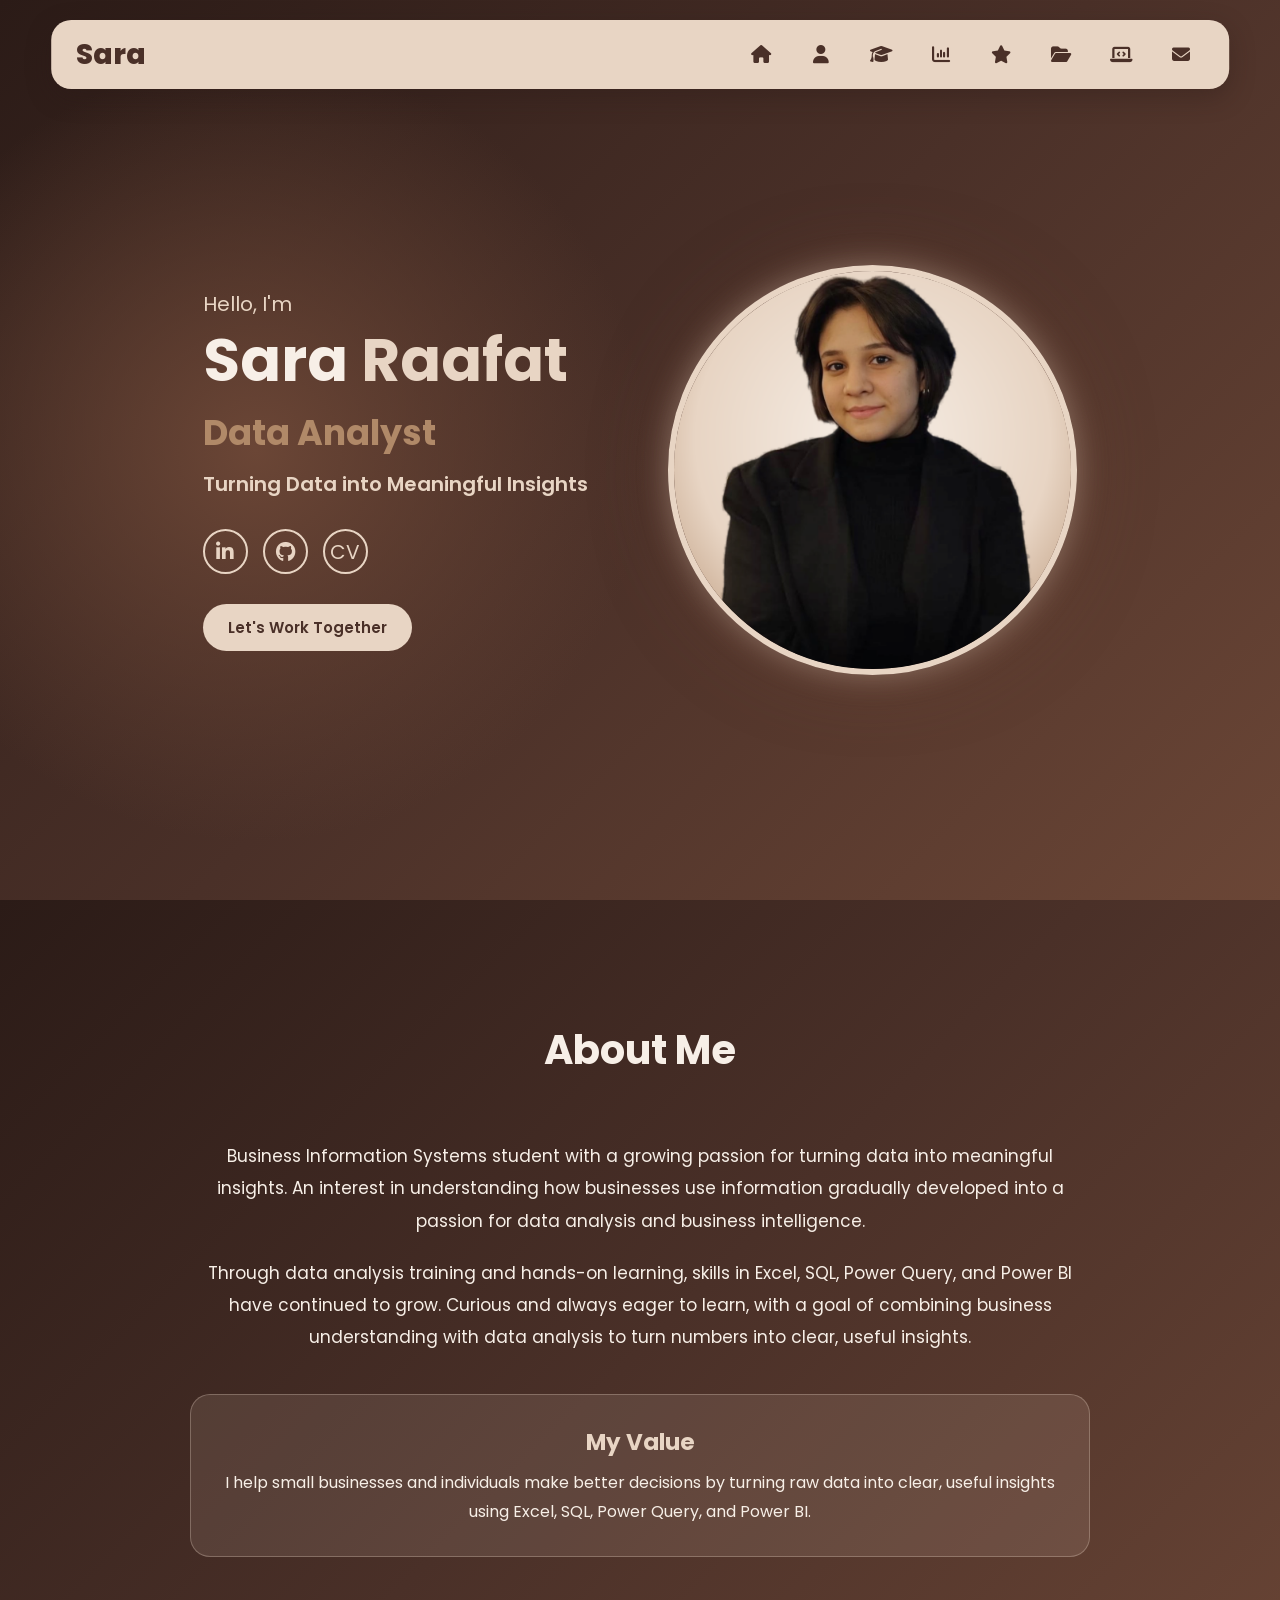
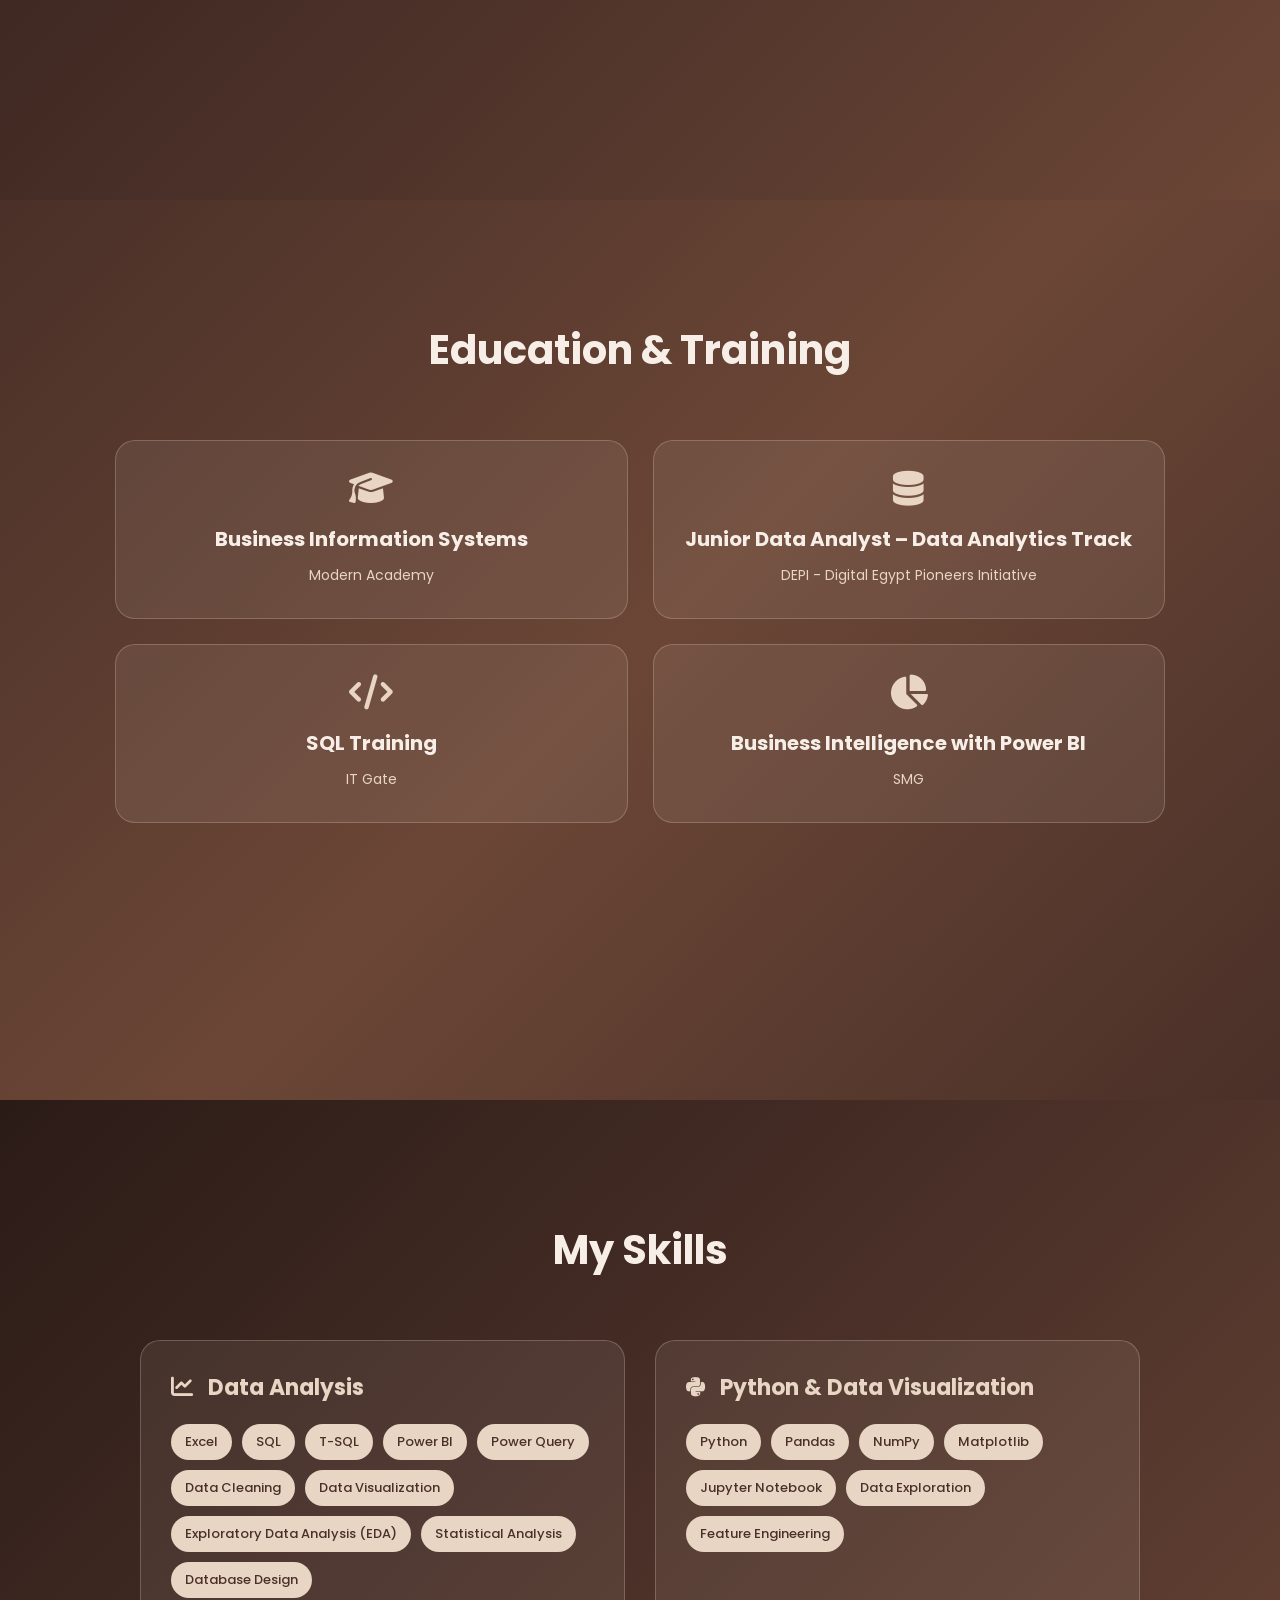
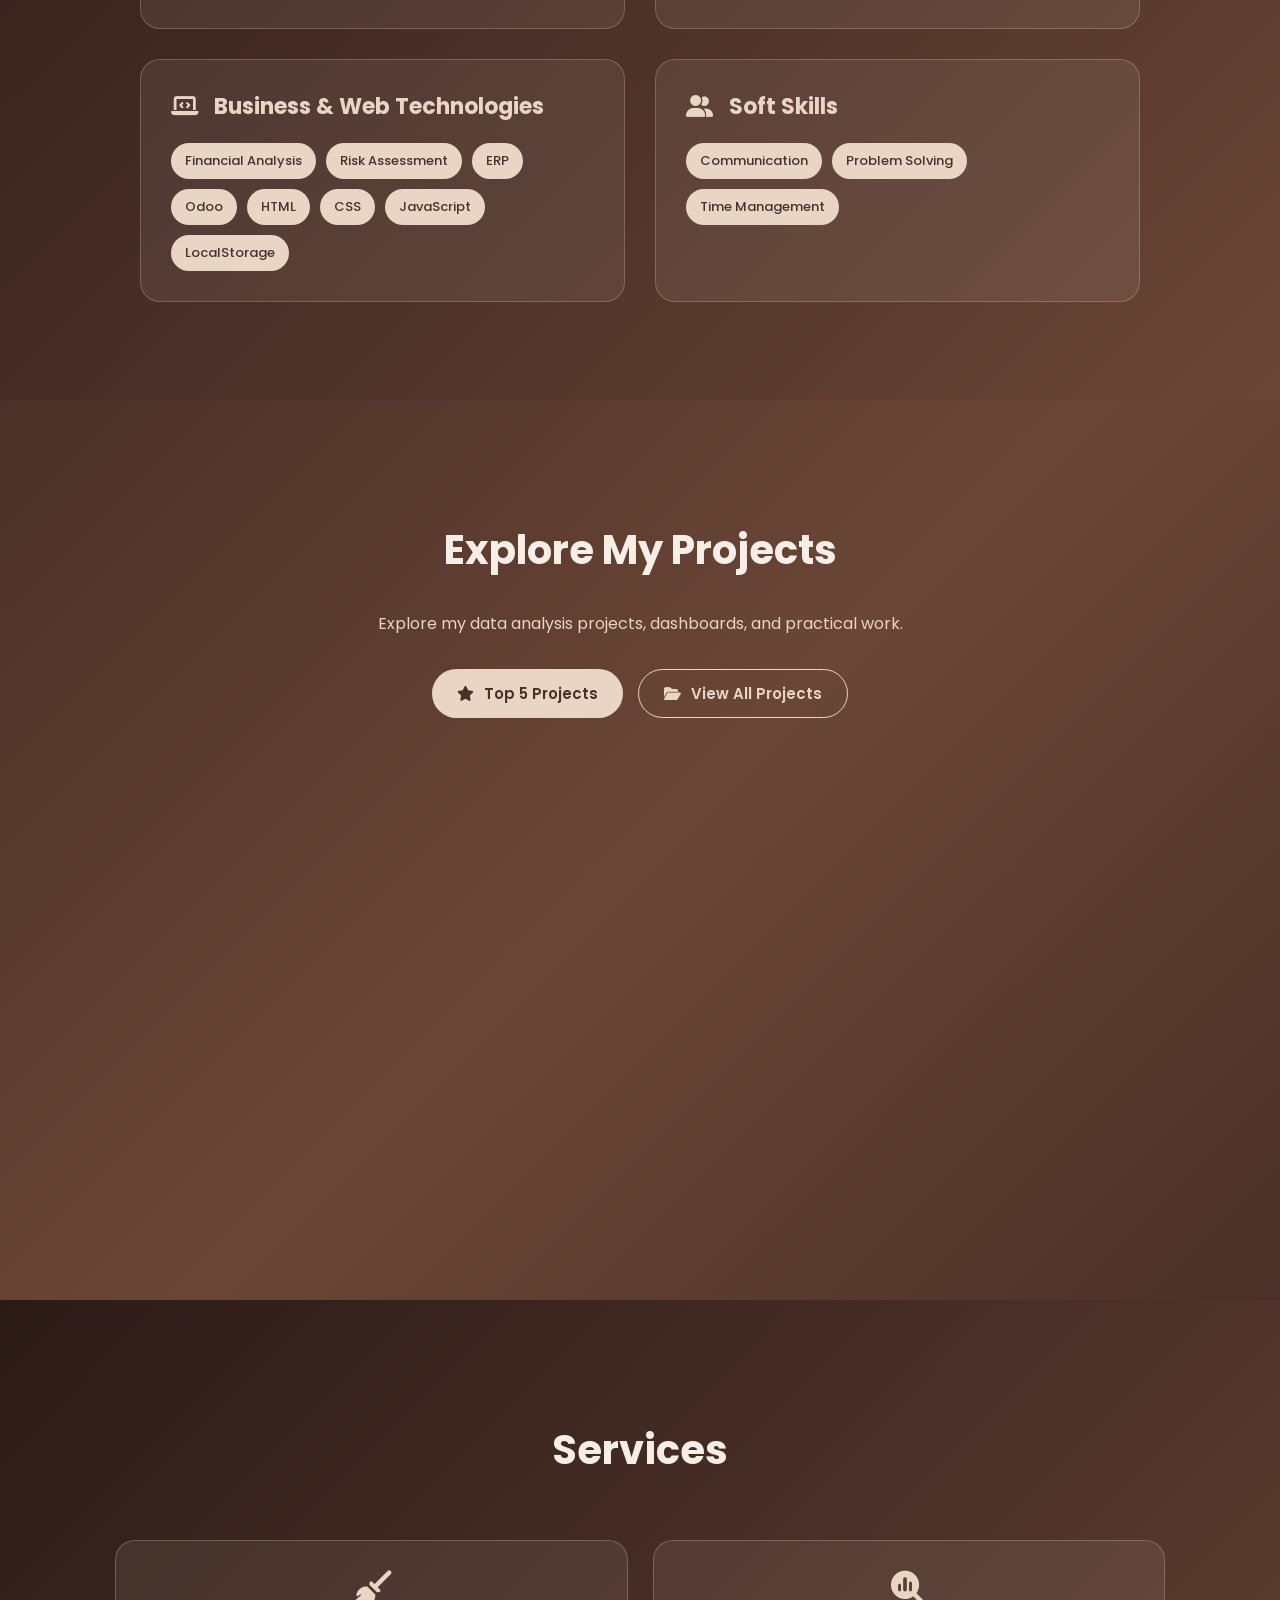
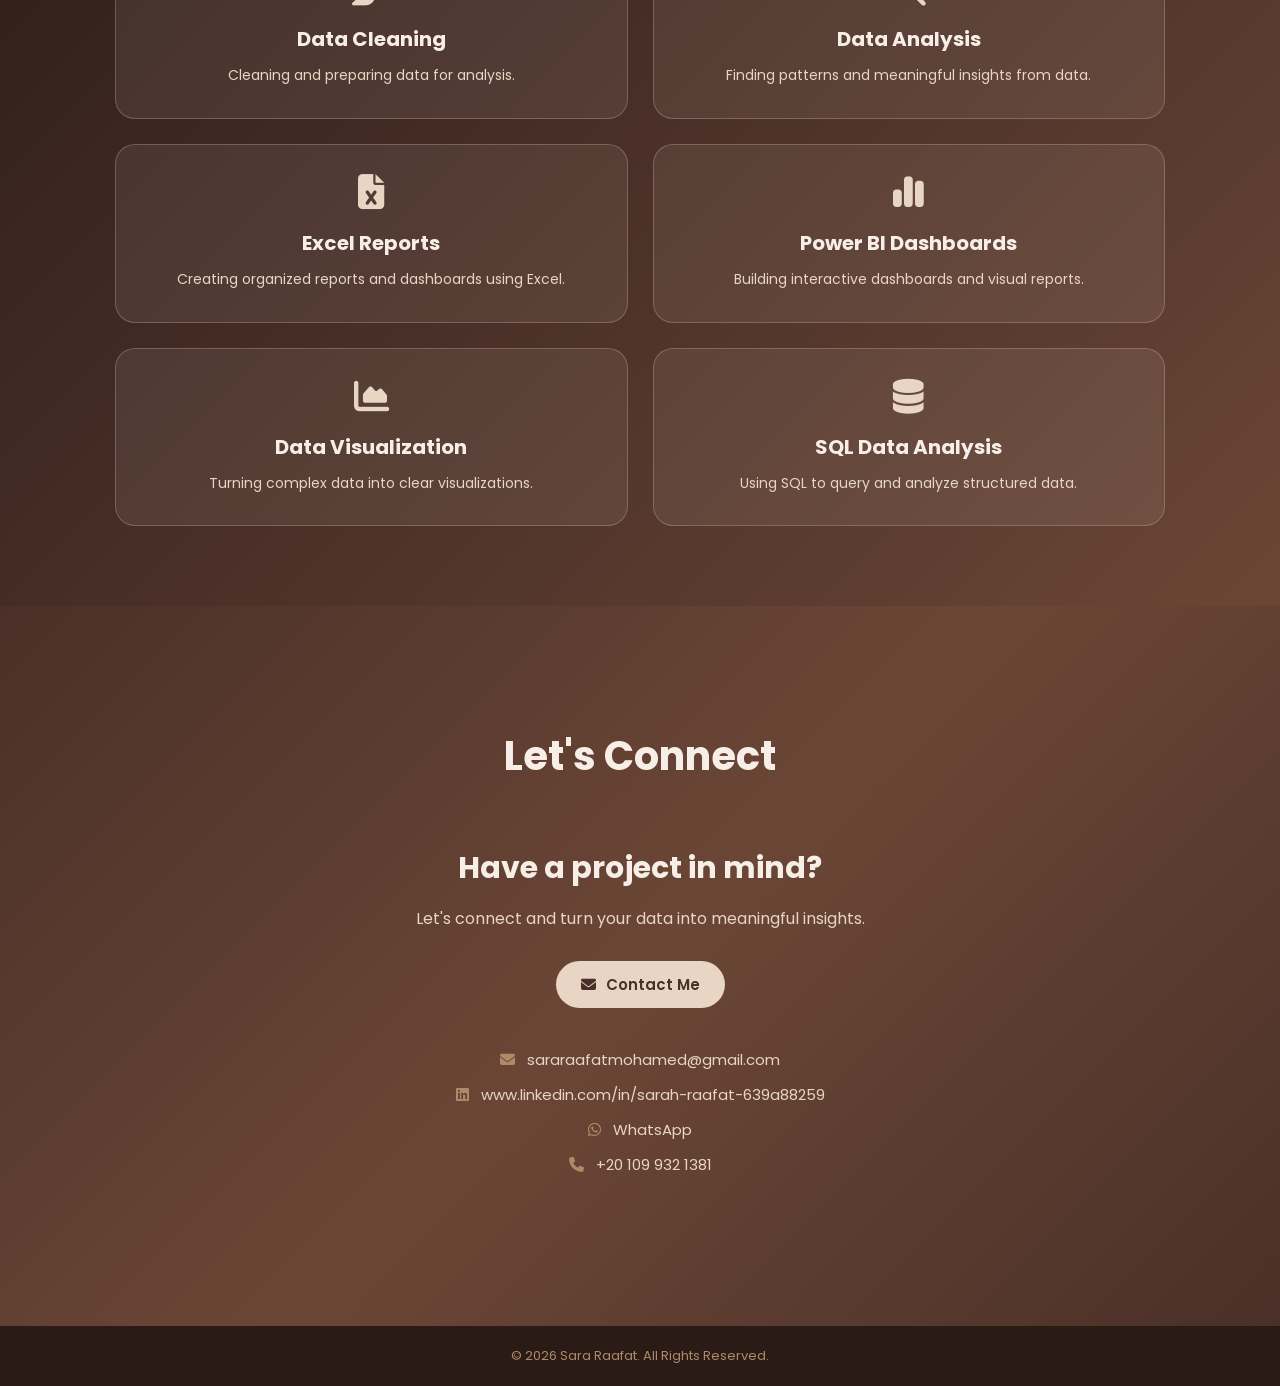
<file: index.html>
<!DOCTYPE html>
<html lang="en">

<head>
    <meta charset="UTF-8">
    <meta name="viewport" content="width=device-width, initial-scale=1.0">

    <!-- Font Awesome -->
    <link rel="stylesheet"
        href="https://cdnjs.cloudflare.com/ajax/libs/font-awesome/6.5.2/css/all.min.css">

    <!-- CSS -->
    <link rel="stylesheet" href="my.css">

    <title>Sara Raafat | Data Analyst</title>
</head>

<body>

    <!-- ================= NAVBAR ================= -->

    <header>

        <a href="#home" class="logo">Sara</a>

        <nav>
            <a href="index.html" data-tooltip="Home">
                <i class="fa-solid fa-house"></i>
            </a>

            <a href="index.html#about" data-tooltip="About">
                <i class="fa-solid fa-user"></i>
            </a>

            <a href="index.html#education" data-tooltip="Education">
                <i class="fa-solid fa-graduation-cap"></i>
            </a>

            <a href="index.html#skills" data-tooltip="Skills">
                <i class="fa-solid fa-chart-column"></i>
            </a>

            <a href="top5.html" data-tooltip="Top 5 Projects">
                <i class="fa-solid fa-star"></i>
            </a>

            <a href="projects.html" data-tooltip="All Projects">
                <i class="fa-solid fa-folder-open"></i>
            </a>

            <a href="index.html#services" data-tooltip="Services">
                <i class="fa-solid fa-laptop-code"></i>
            </a>

            <a href="index.html#contact" data-tooltip="Contact">
                <i class="fa-solid fa-envelope"></i>
            </a>
        </nav>

    </header>


    <!-- ================= HOME ================= -->

    <section class="home" id="home">

        <div class="home-content">

            <p class="welcome">Hello, I'm</p>

            <h1>
                Sara <span>Raafat</span>
            </h1>

            <h3>Data Analyst</h3>

            <p class="tagline">
                Turning Data into Meaningful Insights
            </p>

            <!-- Social Icons -->

            <div class="social-icons">

                <!-- LinkedIn -->

                <a href="https://www.linkedin.com/in/sarah-raafat-639a88259"
                   target="_blank"
                   rel="noopener noreferrer"
                   aria-label="LinkedIn">

                    <i class="fa-brands fa-linkedin-in"></i>

                </a>

                <!-- GitHub -->

                <a href="https://github.com/sararaafatmohamed-cmd"
                   target="_blank"
                   rel="noopener noreferrer"
                   aria-label="GitHub">

                    <i class="fa-brands fa-github"></i>

                </a>

                <!-- CV -->

                <a href="Sara_Raafat_CV.pdf"
                   target="_blank"
                   rel="noopener noreferrer"
                   aria-label="CV">

                    <span>CV</span>

                </a>

            </div>

            <a href="#contact" class="btn">
                Let's Work Together
            </a>

        </div>

        <!-- Profile Image -->

        <div class="home-img">

            <img src="Sara_Portfolio.jpeg"
                 alt="Sara Raafat">

        </div>

    </section>


    <!-- ================= ABOUT ================= -->

    <section id="about" class="section">

        <div class="section-title">

            <h2>About Me</h2>

        </div>

        <div class="about-content">

            <p>
                Business Information Systems student with a growing passion
                for turning data into meaningful insights. An interest in
                understanding how businesses use information gradually
                developed into a passion for data analysis and business
                intelligence.
            </p>

            <p>
                Through data analysis training and hands-on learning, skills
                in Excel, SQL, Power Query, and Power BI have continued to
                grow. Curious and always eager to learn, with a goal of
                combining business understanding with data analysis to turn
                numbers into clear, useful insights.
            </p>

            <!-- USP -->

            <div class="usp">

                <h3>My Value</h3>

                <p>
                    I help small businesses and individuals make better
                    decisions by turning raw data into clear, useful insights
                    using Excel, SQL, Power Query, and Power BI.
                </p>

            </div>

        </div>

    </section>


    <!-- ================= EDUCATION ================= -->

    <section id="education" class="section">

        <div class="section-title">

            <h2>Education & Training</h2>

        </div>

        <div class="cards">

            <!-- Education -->

            <div class="card">

                <i class="fa-solid fa-graduation-cap"></i>

                <h3>
                    Business Information Systems
                </h3>

                <p>
                    Modern Academy
                </p>

            </div>

            <!-- DEPI -->

            <div class="card">

                <i class="fa-solid fa-database"></i>

                <h3>
                    Junior Data Analyst – Data Analytics Track
                </h3>

                <p>
                    DEPI - Digital Egypt Pioneers Initiative
                </p>

            </div>

            <!-- IT Gate -->

            <div class="card">

                <i class="fa-solid fa-code"></i>

                <h3>
                    SQL Training
                </h3>

                <p>
                    IT Gate
                </p>

            </div>

            <!-- SMG -->

            <div class="card">

                <i class="fa-solid fa-chart-pie"></i>

                <h3>
                    Business Intelligence with Power BI
                </h3>

                <p>
                    SMG
                </p>

            </div>

        </div>

    </section>


    <!-- ================= SKILLS ================= -->

    <section id="skills" class="section">

        <div class="section-title">

            <h2>My Skills</h2>

        </div>

        <div class="skills-container">

            <!-- Data Analysis Skills -->

            <div class="skill-box">

                <h3>
                    <i class="fa-solid fa-chart-line"></i>
                    Data Analysis
                </h3>

                <div class="skill-list">

                    <span>Excel</span>
                    <span>SQL</span>
                    <span>T-SQL</span>
                    <span>Power BI</span>
                    <span>Power Query</span>
                    <span>Data Cleaning</span>
                    <span>Data Visualization</span>
                    <span>Exploratory Data Analysis (EDA)</span>
                    <span>Statistical Analysis</span>
                    <span>Database Design</span>

                </div>

            </div>

            <!-- Python Skills -->

            <div class="skill-box">

                <h3>
                    <i class="fa-brands fa-python"></i>
                    Python & Data Visualization
                </h3>

                <div class="skill-list">

                    <span>Python</span>
                    <span>Pandas</span>
                    <span>NumPy</span>
                    <span>Matplotlib</span>
                    <span>Jupyter Notebook</span>
                    <span>Data Exploration</span>
                    <span>Feature Engineering</span>

                </div>

            </div>

            <!-- Business & Web Technologies -->

            <div class="skill-box">

                <h3>
                    <i class="fa-solid fa-laptop-code"></i>
                    Business & Web Technologies
                </h3>

                <div class="skill-list">

                    <span>Financial Analysis</span>
                    <span>Risk Assessment</span>
                    <span>ERP</span>
                    <span>Odoo</span>
                    <span>HTML</span>
                    <span>CSS</span>
                    <span>JavaScript</span>
                    <span>LocalStorage</span>

                </div>

            </div>

            <!-- Soft Skills -->

            <div class="skill-box">

                <h3>
                    <i class="fa-solid fa-user-group"></i>
                    Soft Skills
                </h3>

                <div class="skill-list">

                    <span>Communication</span>
                    <span>Problem Solving</span>
                    <span>Time Management</span>

                </div>

            </div>

        </div>

    </section>


    <!-- ================= PROJECTS PREVIEW ================= -->

    <section id="projects" class="section projects-preview">

        <div class="section-title">
            <h2>Explore My Projects</h2>
        </div>

        <p class="projects-intro">
            Explore my data analysis projects, dashboards, and practical work.
        </p>

        <div class="projects-buttons">

            <a href="top5.html" class="btn">
                <i class="fa-solid fa-star"></i>
                Top 5 Projects
            </a>

            <a href="projects.html" class="btn secondary-btn">
                <i class="fa-solid fa-folder-open"></i>
                View All Projects
            </a>

        </div>

    </section>


    <!-- ================= SERVICES ================= -->

    <section id="services" class="section">

        <div class="section-title">

            <h2>Services</h2>

        </div>

        <div class="cards">

            <!-- Service 1 -->

            <div class="card">

                <i class="fa-solid fa-broom"></i>

                <h3>
                    Data Cleaning
                </h3>

                <p>
                    Cleaning and preparing data for analysis.
                </p>

            </div>

            <!-- Service 2 -->

            <div class="card">

                <i class="fa-solid fa-magnifying-glass-chart"></i>

                <h3>
                    Data Analysis
                </h3>

                <p>
                    Finding patterns and meaningful insights from data.
                </p>

            </div>

            <!-- Service 3 -->

            <div class="card">

                <i class="fa-solid fa-file-excel"></i>

                <h3>
                    Excel Reports
                </h3>

                <p>
                    Creating organized reports and dashboards using Excel.
                </p>

            </div>

            <!-- Service 4 -->

            <div class="card">

                <i class="fa-solid fa-chart-simple"></i>

                <h3>
                    Power BI Dashboards
                </h3>

                <p>
                    Building interactive dashboards and visual reports.
                </p>

            </div>

            <!-- Service 5 -->

            <div class="card">

                <i class="fa-solid fa-chart-area"></i>

                <h3>
                    Data Visualization
                </h3>

                <p>
                    Turning complex data into clear visualizations.
                </p>

            </div>

            <!-- Service 6 -->

            <div class="card">

                <i class="fa-solid fa-database"></i>

                <h3>
                    SQL Data Analysis
                </h3>

                <p>
                    Using SQL to query and analyze structured data.
                </p>

            </div>

        </div>

    </section>


    <!-- ================= CONTACT ================= -->

    <section id="contact" class="section contact-section">

        <div class="section-title">

            <h2>Let's Connect</h2>

        </div>

        <div class="contact-content">

            <h3>
                Have a project in mind?
            </h3>

            <p>
                Let's connect and turn your data into meaningful insights.
            </p>

            <!-- Email Button -->

            <a href="mailto:sararaafatmohamed@gmail.com"
               class="btn">

                <i class="fa-solid fa-envelope"></i>

                Contact Me

            </a>

            <div class="contact-info">

                <!-- Email -->

                <p>

                    <i class="fa-solid fa-envelope"></i>

                    <a href="mailto:sararaafatmohamed@gmail.com">
                        sararaafatmohamed@gmail.com
                    </a>

                </p>

                <!-- LinkedIn -->

                <p>

                    <i class="fa-brands fa-linkedin"></i>

                    <a href="https://www.linkedin.com/in/sarah-raafat-639a88259"
                       target="_blank"
                       rel="noopener noreferrer">
                        www.linkedin.com/in/sarah-raafat-639a88259
                    </a>

                </p>

                <!-- WhatsApp -->

                <p>

                    <i class="fa-brands fa-whatsapp"></i>

                    <a href="https://wa.me/201099321381"
                       target="_blank"
                       rel="noopener noreferrer">
                        WhatsApp
                    </a>

                </p>

                <!-- Phone -->

                <p>

                    <i class="fa-solid fa-phone"></i>

                    <a href="tel:+201099321381">
                        +20 109 932 1381
                    </a>

                </p>

            </div>

        </div>

    </section>


    <!-- ================= FOOTER ================= -->

    <footer>

        <p>
            © 2026 Sara Raafat. All Rights Reserved.
        </p>

    </footer>


    <script>
        const sections = document.querySelectorAll("section");
        const navLinks = document.querySelectorAll("nav a");

        window.addEventListener("scroll", () => {

            let current = "";

            sections.forEach(section => {

                const sectionTop = section.offsetTop - 200;
                const sectionHeight = section.offsetHeight;

                if (window.scrollY >= sectionTop &&
                    window.scrollY < sectionTop + sectionHeight) {

                    current = section.getAttribute("id");

                }

            });

            navLinks.forEach(link => {

                link.classList.remove("active");

                if (link.getAttribute("href") === "#" + current) {
                    link.classList.add("active");
                }

            });

        });
    </script>

</body>

</html>
</file>
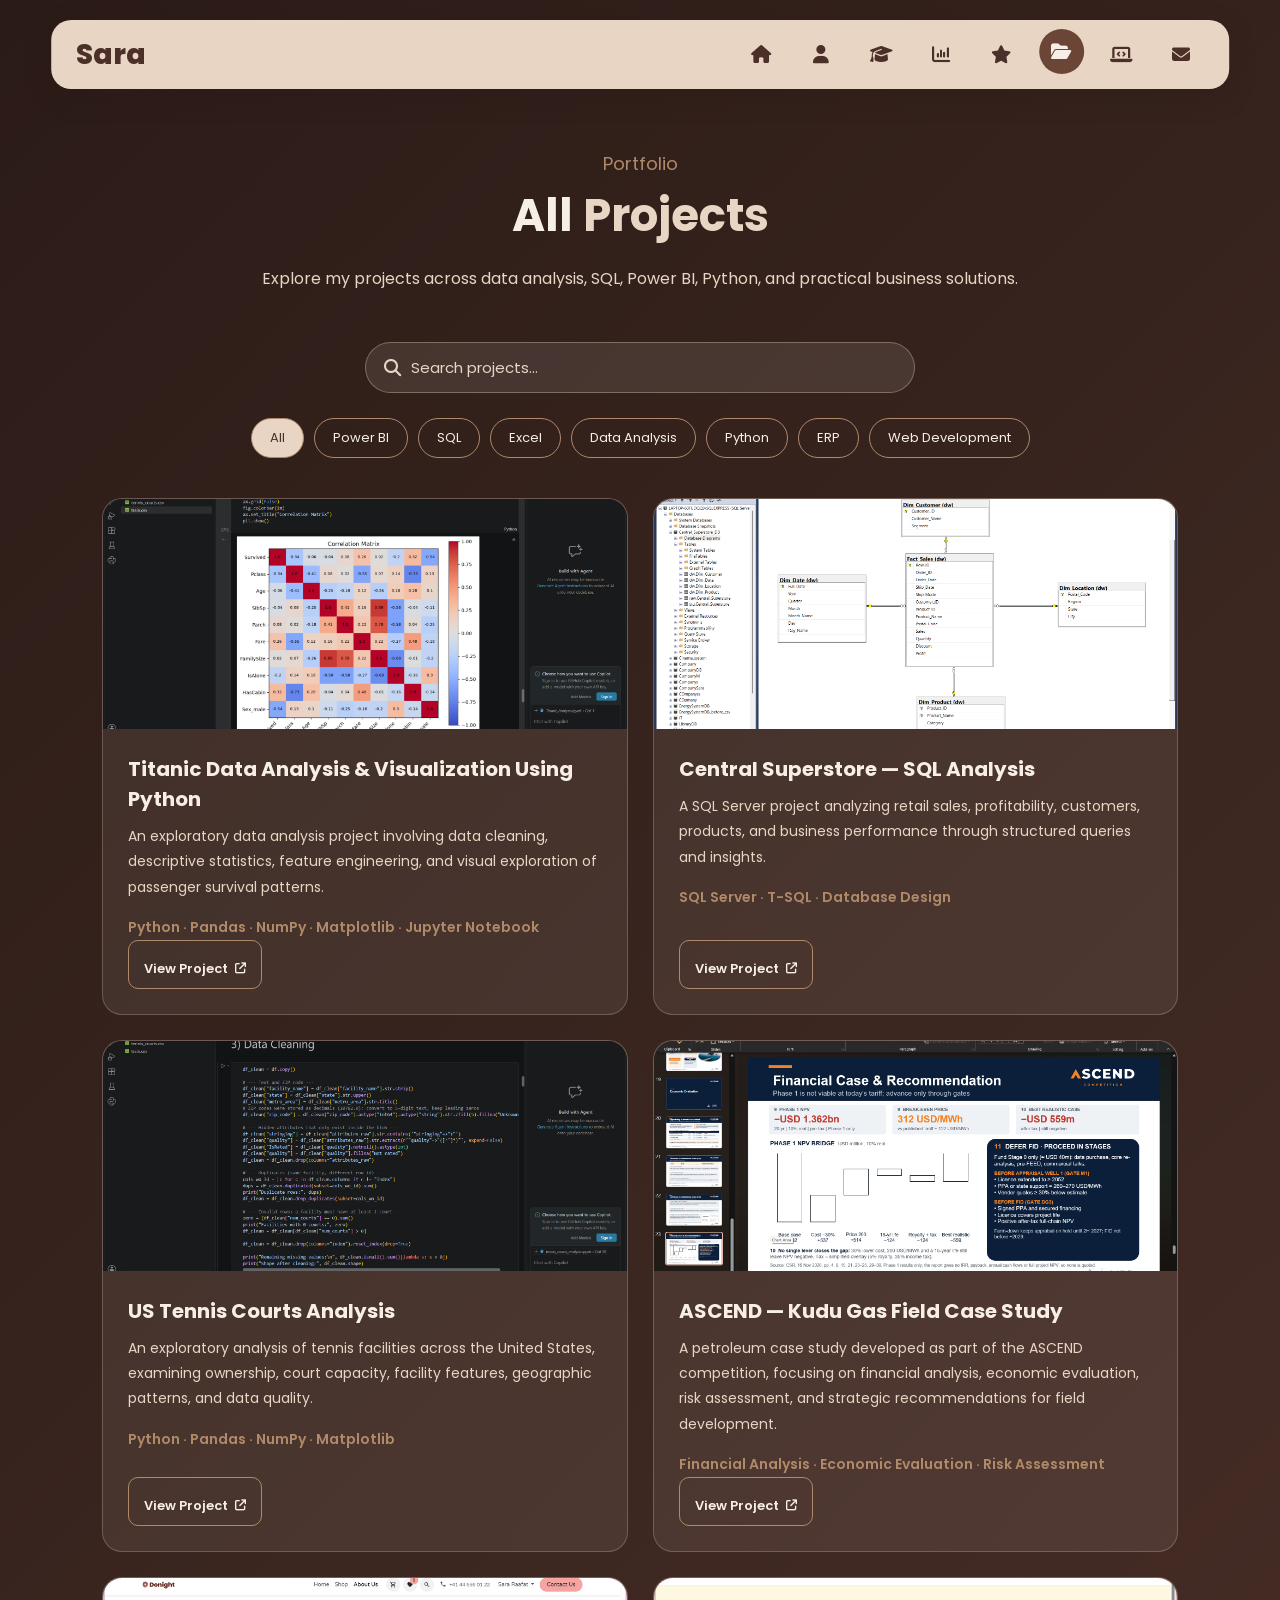
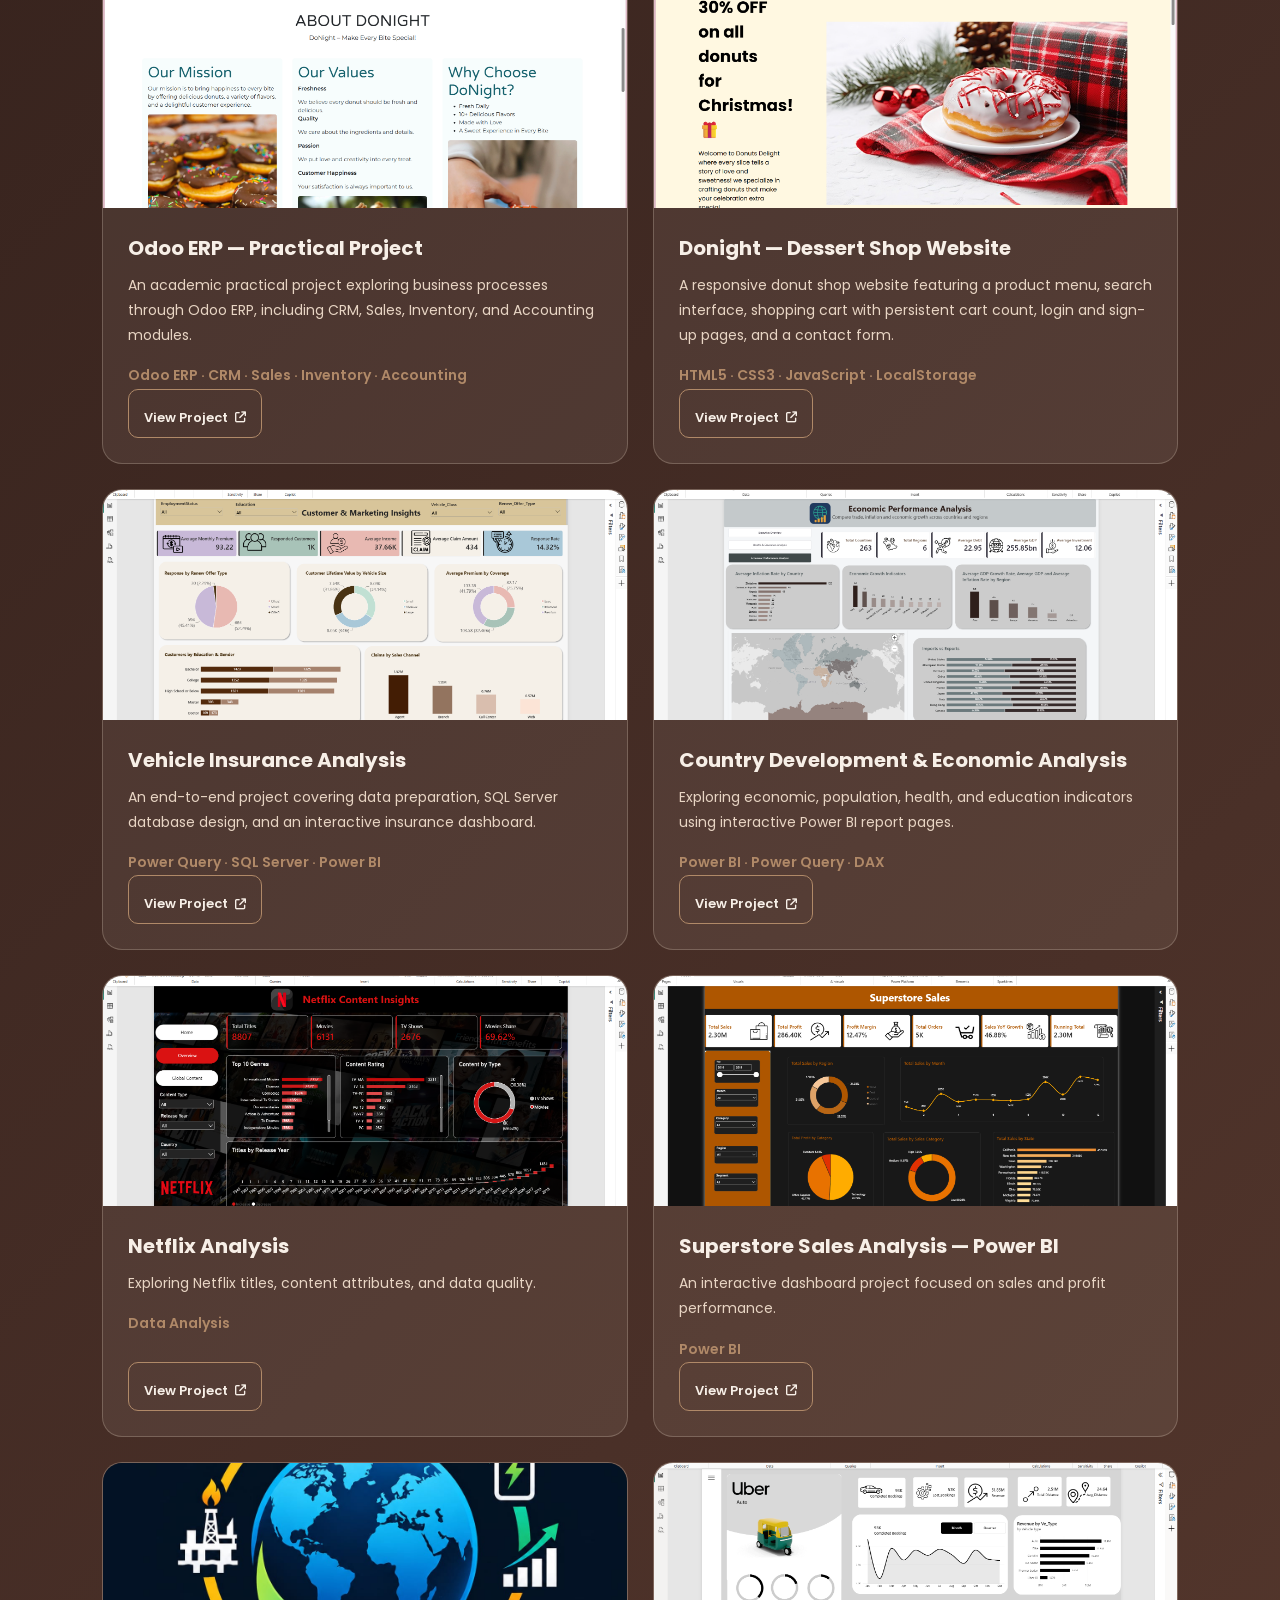
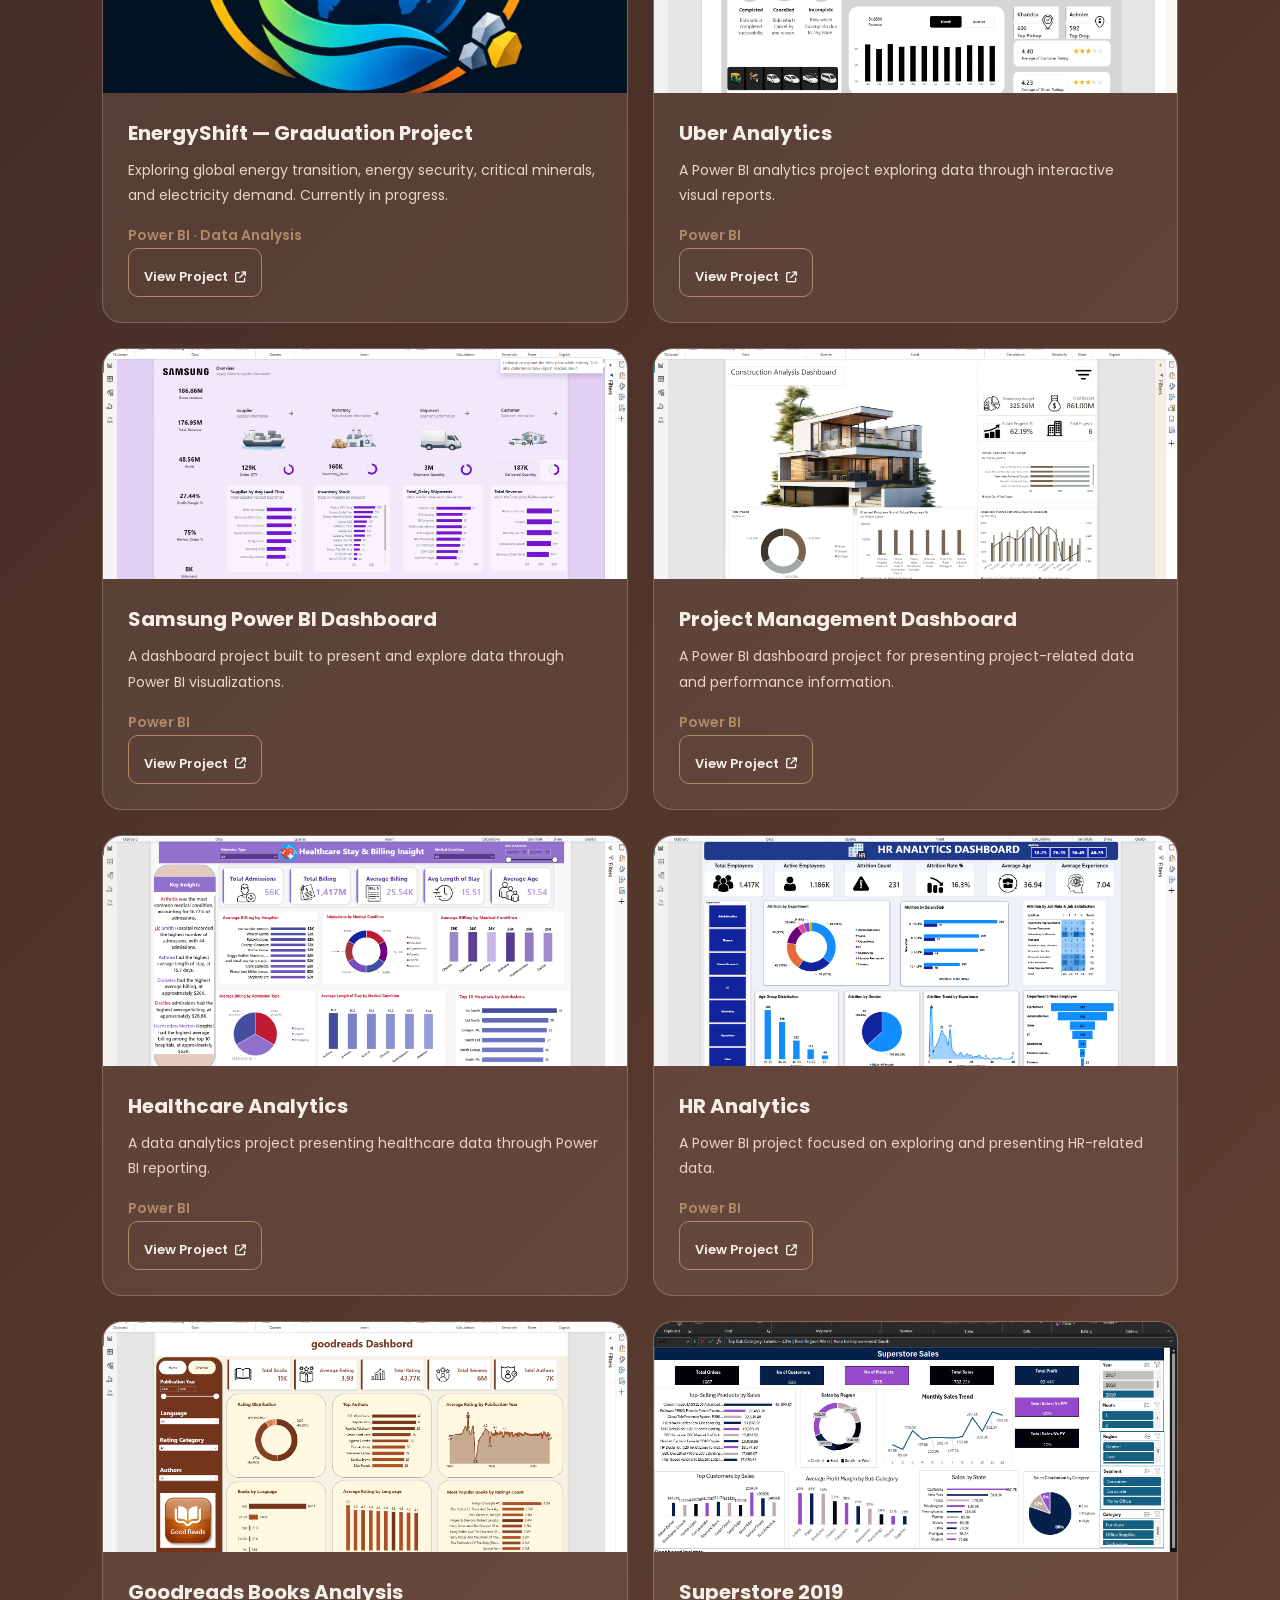
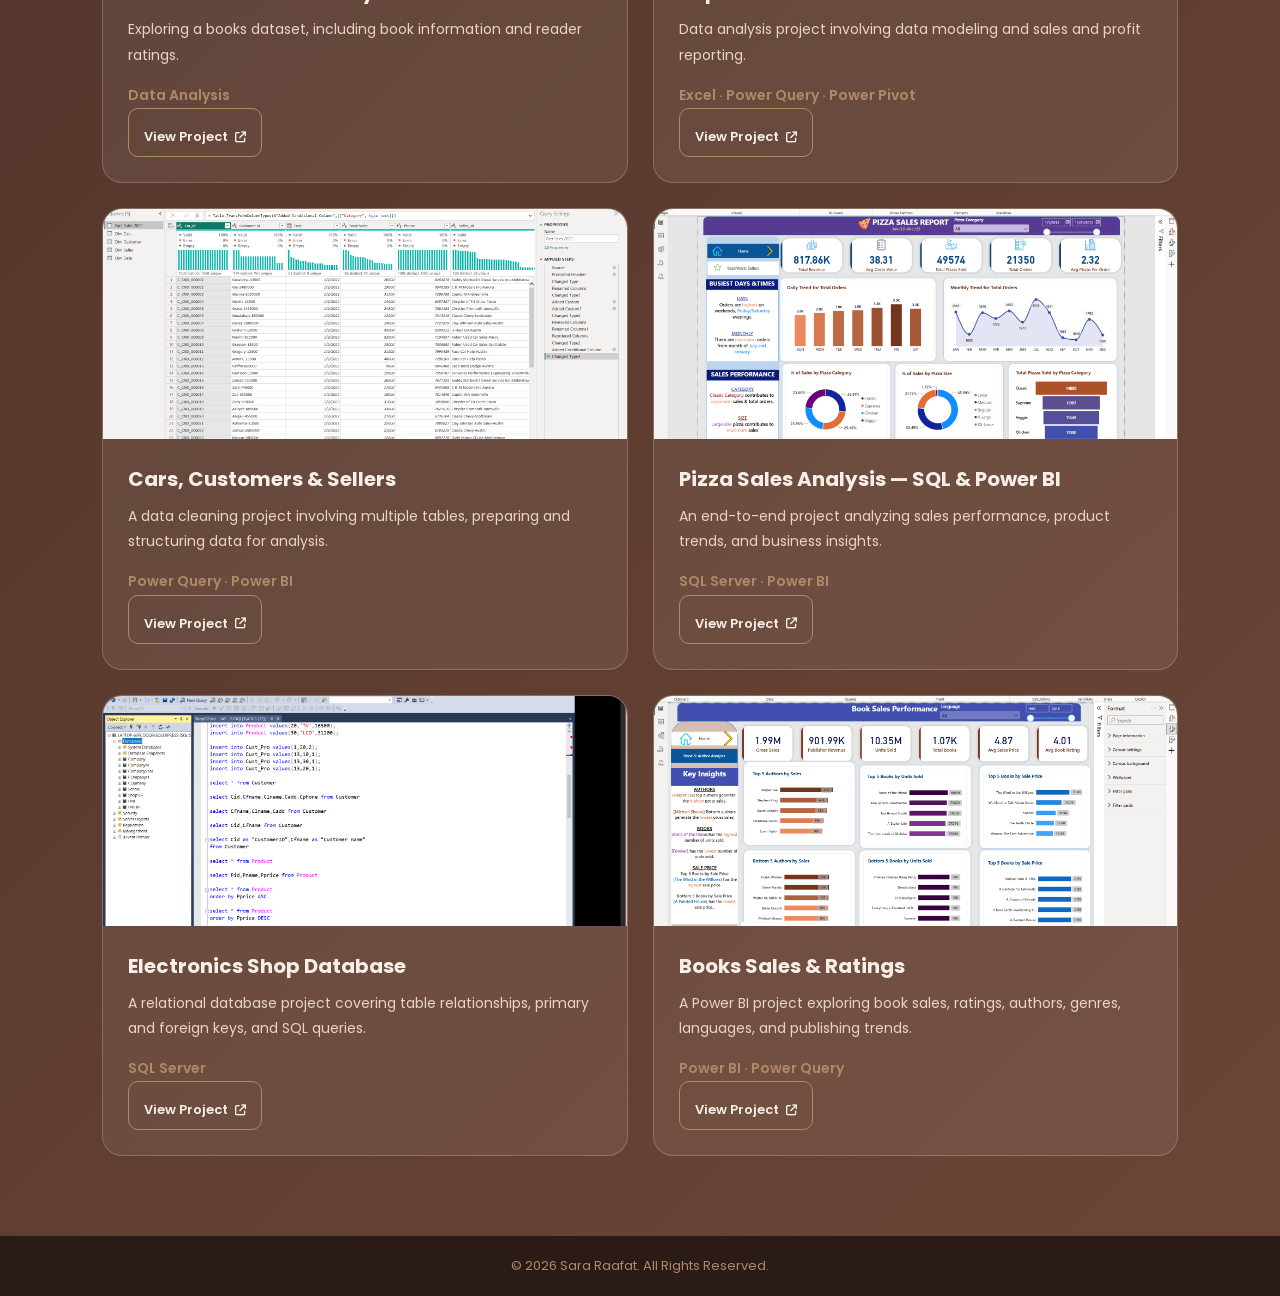
<file: projects.html>
<!DOCTYPE html>
<html lang="en">

<head>
    <meta charset="UTF-8">
    <meta name="viewport" content="width=device-width, initial-scale=1.0">
    <link rel="stylesheet"
        href="https://cdnjs.cloudflare.com/ajax/libs/font-awesome/6.5.2/css/all.min.css">
    <link rel="stylesheet" href="my.css">
    <title>All Projects | Sara Raafat</title>
</head>

<body>

    <header>
        <a href="index.html" class="logo">Sara</a>

        <nav>
            <a href="index.html" data-tooltip="Home">
                <i class="fa-solid fa-house"></i>
            </a>
            <a href="index.html#about" data-tooltip="About">
                <i class="fa-solid fa-user"></i>
            </a>
            <a href="index.html#education" data-tooltip="Education">
                <i class="fa-solid fa-graduation-cap"></i>
            </a>
            <a href="index.html#skills" data-tooltip="Skills">
                <i class="fa-solid fa-chart-column"></i>
            </a>
            <a href="top5.html" data-tooltip="Top 5 Projects">
                <i class="fa-solid fa-star"></i>
            </a>
            <a href="projects.html" class="active" data-tooltip="All Projects">
                <i class="fa-solid fa-folder-open"></i>
            </a>
            <a href="index.html#services" data-tooltip="Services">
                <i class="fa-solid fa-laptop-code"></i>
            </a>
            <a href="index.html#contact" data-tooltip="Contact">
                <i class="fa-solid fa-envelope"></i>
            </a>
        </nav>
    </header>

    <main class="projects-page">

        <div class="page-heading">
            <p class="welcome">Portfolio</p>
            <h1>All <span>Projects</span></h1>
            <p>
                Explore my projects across data analysis, SQL, Power BI,
                Python, and practical business solutions.
            </p>
        </div>

        <div class="project-controls">

            <div class="project-search">
                <i class="fa-solid fa-magnifying-glass"></i>
                <input type="text" id="projectSearch"
                       placeholder="Search projects...">
            </div>

            <div class="filter-buttons">
                <button class="filter-btn active" data-filter="all">All</button>
                <button class="filter-btn" data-filter="powerbi">Power BI</button>
                <button class="filter-btn" data-filter="sql">SQL</button>
                <button class="filter-btn" data-filter="excel">Excel</button>
                <button class="filter-btn" data-filter="analysis">Data Analysis</button>
                <button class="filter-btn" data-filter="python">Python</button>
                <button class="filter-btn" data-filter="erp">ERP</button>
                <button class="filter-btn" data-filter="web">Web Development</button>
            </div>

        </div>

        <div class="project-grid" id="projectGrid">

            <!-- NEW PROJECTS -->

            <!-- 1. Titanic Data Analysis -->
            <article class="project-card" data-category="python analysis">
                <img src="images/titanic.png"
                     alt="Titanic Data Analysis Using Python"
                     class="project-image">

                <div class="project-card-content">
                    <h2>Titanic Data Analysis & Visualization Using Python</h2>
                    <p>
                        An exploratory data analysis project involving data
                        cleaning, descriptive statistics, feature engineering,
                        and visual exploration of passenger survival patterns.
                    </p>
                    <p class="project-tools">
                        Python · Pandas · NumPy · Matplotlib · Jupyter Notebook
                    </p>
                    <a class="project-link"
                       href="https://github.com/sararaafatmohamed-cmd/Titanic-Data-Analysis-Python"
                       target="_blank" rel="noopener noreferrer">
                        View Project <i class="fa-solid fa-arrow-up-right-from-square"></i>
                    </a>
                </div>
            </article>

            <!-- 2. Central Superstore SQL Analysis -->
            <article class="project-card" data-category="sql analysis">
                <img src="images/central-superstore.png"
                     alt="Central Superstore SQL Analysis"
                     class="project-image">

                <div class="project-card-content">
                    <h2>Central Superstore — SQL Analysis</h2>
                    <p>
                        A SQL Server project analyzing retail sales,
                        profitability, customers, products, and business
                        performance through structured queries and insights.
                    </p>
                    <p class="project-tools">
                        SQL Server · T-SQL · Database Design
                    </p>
                    <a class="project-link"
                       href="https://github.com/sararaafatmohamed-cmd/Central-Superstore-SQL-Analysis"
                       target="_blank" rel="noopener noreferrer">
                        View Project <i class="fa-solid fa-arrow-up-right-from-square"></i>
                    </a>
                </div>
            </article>

            <!-- 3. US Tennis Courts Analysis -->
            <article class="project-card" data-category="python analysis">
                <img src="images/tennis-courts.png"
                     alt="US Tennis Courts Analysis"
                     class="project-image">

                <div class="project-card-content">
                    <h2>US Tennis Courts Analysis</h2>
                    <p>
                        An exploratory analysis of tennis facilities across
                        the United States, examining ownership, court capacity,
                        facility features, geographic patterns, and data quality.
                    </p>
                    <p class="project-tools">
                        Python · Pandas · NumPy · Matplotlib
                    </p>
                    <a class="project-link"
                       href="https://github.com/sararaafatmohamed-cmd/US-Tennis-Courts-Analysis"
                       target="_blank" rel="noopener noreferrer">
                        View Project <i class="fa-solid fa-arrow-up-right-from-square"></i>
                    </a>
                </div>
            </article>

            <!-- 4. ASCEND Kudu Gas Field -->
            <article class="project-card" data-category="analysis">
                <img src="images/ascend-kudu.png"
                     alt="ASCEND Kudu Gas Field Case Study"
                     class="project-image">

                <div class="project-card-content">
                    <h2>ASCEND — Kudu Gas Field Case Study</h2>
                    <p>
                        A petroleum case study developed as part of the
                        ASCEND competition, focusing on financial analysis,
                        economic evaluation, risk assessment, and strategic
                        recommendations for field development.
                    </p>
                    <p class="project-tools">
                        Financial Analysis · Economic Evaluation · Risk Assessment
                    </p>
                    <a class="project-link"
                       href="https://github.com/sararaafatmohamed-cmd/ASCEND-Kudu-Gas-Field-Case-Study"
                       target="_blank" rel="noopener noreferrer">
                        View Project <i class="fa-solid fa-arrow-up-right-from-square"></i>
                    </a>
                </div>
            </article>

            <!-- 5. Odoo ERP -->
            <article class="project-card" data-category="erp analysis">
                <img src="images/odoo-erp.png"
                     alt="Odoo ERP Practical Project"
                     class="project-image">

                <div class="project-card-content">
                    <h2>Odoo ERP — Practical Project</h2>
                    <p>
                        An academic practical project exploring business
                        processes through Odoo ERP, including CRM, Sales,
                        Inventory, and Accounting modules.
                    </p>
                    <p class="project-tools">
                        Odoo ERP · CRM · Sales · Inventory · Accounting
                    </p>
                    <a class="project-link"
                       href="https://github.com/sararaafatmohamed-cmd/Odoo-ERP-Practical-Project"
                       target="_blank" rel="noopener noreferrer">
                        View Project <i class="fa-solid fa-arrow-up-right-from-square"></i>
                    </a>
                </div>
            </article>

            <!-- 6. Donight Dessert Website -->
            <article class="project-card" data-category="web">
                <img src="images/donight-website.png"
                     alt="Donight Dessert Shop Website"
                     class="project-image">

                <div class="project-card-content">
                    <h2>Donight — Dessert Shop Website</h2>
                    <p>
                        A responsive donut shop website featuring a product
                        menu, search interface, shopping cart with persistent
                        cart count, login and sign-up pages, and a contact form.
                    </p>
                    <p class="project-tools">
                        HTML5 · CSS3 · JavaScript · LocalStorage
                    </p>
                    <a class="project-link"
                       href="https://github.com/sararaafatmohamed-cmd/dessert-website"
                       target="_blank" rel="noopener noreferrer">
                        View Project <i class="fa-solid fa-arrow-up-right-from-square"></i>
                    </a>
                </div>
            </article>


            <!-- EXISTING PROJECTS — PRESERVED -->

            <!-- 7 -->
            <article class="project-card" data-category="powerbi sql analysis">
                <img src="images/vehicle-insurance.png" alt="Vehicle Insurance Analysis" class="project-image">
                <div class="project-card-content">
                    <h2>Vehicle Insurance Analysis</h2>
                    <p>An end-to-end project covering data preparation, SQL Server database design, and an interactive insurance dashboard.</p>
                    <p class="project-tools">Power Query · SQL Server · Power BI</p>
                    <a class="project-link" href="https://github.com/sararaafatmohamed-cmd/DEPI-Data-Analysis-Projects/tree/main/Vehicle-Insurance-Analysis" target="_blank" rel="noopener noreferrer">View Project <i class="fa-solid fa-arrow-up-right-from-square"></i></a>
                </div>
            </article>

            <!-- 8 -->
            <article class="project-card" data-category="powerbi analysis">
                <img src="images/country-development.png" alt="Country Development Analysis" class="project-image">
                <div class="project-card-content">
                    <h2>Country Development & Economic Analysis</h2>
                    <p>Exploring economic, population, health, and education indicators using interactive Power BI report pages.</p>
                    <p class="project-tools">Power BI · Power Query · DAX</p>
                    <a class="project-link" href="https://github.com/sararaafatmohamed-cmd/DEPI-Data-Analysis-Projects/tree/main/Country-Development-Economic-Analysis" target="_blank" rel="noopener noreferrer">View Project <i class="fa-solid fa-arrow-up-right-from-square"></i></a>
                </div>
            </article>

            <!-- 9 -->
            <article class="project-card" data-category="analysis">
                <img src="images/netflix.png" alt="Netflix Analysis" class="project-image">
                <div class="project-card-content">
                    <h2>Netflix Analysis</h2>
                    <p>Exploring Netflix titles, content attributes, and data quality.</p>
                    <p class="project-tools">Data Analysis</p>
                    <a class="project-link" href="https://github.com/sararaafatmohamed-cmd/DEPI-Data-Analysis-Projects/tree/main/Netflix_Analysis" target="_blank" rel="noopener noreferrer">View Project <i class="fa-solid fa-arrow-up-right-from-square"></i></a>
                </div>
            </article>

            <!-- 10 -->
            <article class="project-card" data-category="powerbi analysis">
                <img src="images/superstore-sales.png" alt="Superstore Sales Analysis" class="project-image">
                <div class="project-card-content">
                    <h2>Superstore Sales Analysis — Power BI</h2>
                    <p>An interactive dashboard project focused on sales and profit performance.</p>
                    <p class="project-tools">Power BI</p>
                    <a class="project-link" href="https://github.com/sararaafatmohamed-cmd/DEPI-Data-Analysis-Projects/tree/main/Superstore%20Sales%20Analysis%20%E2%80%94%20Power%20BI" target="_blank" rel="noopener noreferrer">View Project <i class="fa-solid fa-arrow-up-right-from-square"></i></a>
                </div>
            </article>

            <!-- 11 -->
            <article class="project-card" data-category="powerbi analysis">
                <img src="images/energyshift.png" alt="EnergyShift Graduation Project" class="project-image">
                <div class="project-card-content">
                    <h2>EnergyShift — Graduation Project</h2>
                    <p>Exploring global energy transition, energy security, critical minerals, and electricity demand. Currently in progress.</p>
                    <p class="project-tools">Power BI · Data Analysis</p>
                    <a class="project-link" href="https://github.com/sararaafatmohamed/EnergyShift" target="_blank" rel="noopener noreferrer">View Project <i class="fa-solid fa-arrow-up-right-from-square"></i></a>
                </div>
            </article>

            <!-- 12 -->
            <article class="project-card" data-category="powerbi analysis">
                <img src="images/uber-analytics.png" alt="Uber Analytics" class="project-image">
                <div class="project-card-content">
                    <h2>Uber Analytics</h2>
                    <p>A Power BI analytics project exploring data through interactive visual reports.</p>
                    <p class="project-tools">Power BI</p>
                    <a class="project-link" href="https://github.com/sararaafatmohamed-cmd/DEPI-Data-Analysis-Projects/tree/main/Uber-Analytics-PowerBI" target="_blank" rel="noopener noreferrer">View Project <i class="fa-solid fa-arrow-up-right-from-square"></i></a>
                </div>
            </article>

            <!-- 13 -->
            <article class="project-card" data-category="powerbi analysis">
                <img src="images/samsung-dashboard.png" alt="Samsung Power BI Dashboard" class="project-image">
                <div class="project-card-content">
                    <h2>Samsung Power BI Dashboard</h2>
                    <p>A dashboard project built to present and explore data through Power BI visualizations.</p>
                    <p class="project-tools">Power BI</p>
                    <a class="project-link" href="https://github.com/sararaafatmohamed-cmd/DEPI-Data-Analysis-Projects/tree/main/Samsung-PowerBI-Dashboard" target="_blank" rel="noopener noreferrer">View Project <i class="fa-solid fa-arrow-up-right-from-square"></i></a>
                </div>
            </article>

            <!-- 14 -->
            <article class="project-card" data-category="powerbi analysis">
                <img src="images/project-management.png" alt="Project Management Dashboard" class="project-image">
                <div class="project-card-content">
                    <h2>Project Management Dashboard</h2>
                    <p>A Power BI dashboard project for presenting project-related data and performance information.</p>
                    <p class="project-tools">Power BI</p>
                    <a class="project-link" href="https://github.com/sararaafatmohamed-cmd/DEPI-Data-Analysis-Projects/tree/main/Project-Management-Dashboard" target="_blank" rel="noopener noreferrer">View Project <i class="fa-solid fa-arrow-up-right-from-square"></i></a>
                </div>
            </article>

            <!-- 15 -->
            <article class="project-card" data-category="powerbi analysis">
                <img src="images/healthcare.png" alt="Healthcare Analytics" class="project-image">
                <div class="project-card-content">
                    <h2>Healthcare Analytics</h2>
                    <p>A data analytics project presenting healthcare data through Power BI reporting.</p>
                    <p class="project-tools">Power BI</p>
                    <a class="project-link" href="https://github.com/sararaafatmohamed-cmd/DEPI-Data-Analysis-Projects/tree/main/Healthcare-Analytics-PowerBI" target="_blank" rel="noopener noreferrer">View Project <i class="fa-solid fa-arrow-up-right-from-square"></i></a>
                </div>
            </article>

            <!-- 16 -->
            <article class="project-card" data-category="powerbi analysis">
                <img src="images/hr-analytics.png" alt="HR Analytics" class="project-image">
                <div class="project-card-content">
                    <h2>HR Analytics</h2>
                    <p>A Power BI project focused on exploring and presenting HR-related data.</p>
                    <p class="project-tools">Power BI</p>
                    <a class="project-link" href="https://github.com/sararaafatmohamed-cmd/DEPI-Data-Analysis-Projects/tree/main/HR-Analytics-PowerBI" target="_blank" rel="noopener noreferrer">View Project <i class="fa-solid fa-arrow-up-right-from-square"></i></a>
                </div>
            </article>

            <!-- 17 -->
            <article class="project-card" data-category="analysis">
                <img src="images/goodreads.png" alt="Goodreads Books Analysis" class="project-image">
                <div class="project-card-content">
                    <h2>Goodreads Books Analysis</h2>
                    <p>Exploring a books dataset, including book information and reader ratings.</p>
                    <p class="project-tools">Data Analysis</p>
                    <a class="project-link" href="https://github.com/sararaafatmohamed-cmd/DEPI-Data-Analysis-Projects/tree/main/Goodreads-Books-Analysis" target="_blank" rel="noopener noreferrer">View Project <i class="fa-solid fa-arrow-up-right-from-square"></i></a>
                </div>
            </article>

            <!-- 18 -->
            <article class="project-card" data-category="powerbi excel analysis">
                <img src="images/superstore.png" alt="Superstore 2019" class="project-image">
                <div class="project-card-content">
                    <h2>Superstore 2019</h2>
                    <p>Data analysis project involving data modeling and sales and profit reporting.</p>
                    <p class="project-tools">Excel · Power Query · Power Pivot</p>
                    <a class="project-link" href="https://github.com/sararaafatmohamed-cmd/DEPI-Data-Analysis-Projects/tree/main/Superstore-2019" target="_blank" rel="noopener noreferrer">View Project <i class="fa-solid fa-arrow-up-right-from-square"></i></a>
                </div>
            </article>

            <!-- 19 -->
            <article class="project-card" data-category="powerbi analysis">
                <img src="images/Cars.png" alt="Cars Customers and Sellers" class="project-image">
                <div class="project-card-content">
                    <h2>Cars, Customers & Sellers</h2>
                    <p>A data cleaning project involving multiple tables, preparing and structuring data for analysis.</p>
                    <p class="project-tools">Power Query · Power BI</p>
                    <a class="project-link" href="https://github.com/sararaafatmohamed-cmd/DEPI-Data-Analysis-Projects/blob/main/Power-BI-Power-Query/Power-BI-Power-Query/T2_S2_Car_Sales.pbix" target="_blank" rel="noopener noreferrer">View Project <i class="fa-solid fa-arrow-up-right-from-square"></i></a>
                </div>
            </article>

            <!-- 20 -->
            <article class="project-card" data-category="sql powerbi analysis">
                <img src="images/Pizza_Dashboard_1.png" alt="Pizza Sales Analysis" class="project-image">
                <div class="project-card-content">
                    <h2>Pizza Sales Analysis — SQL & Power BI</h2>
                    <p>An end-to-end project analyzing sales performance, product trends, and business insights.</p>
                    <p class="project-tools">SQL Server · Power BI</p>
                    <a class="project-link" href="https://github.com/sararaafatmohamed-cmd/DEPI-Data-Analysis-Projects/tree/main/Pizza-Sales-SQL-PowerBI" target="_blank" rel="noopener noreferrer">View Project <i class="fa-solid fa-arrow-up-right-from-square"></i></a>
                </div>
            </article>

            <!-- 21 -->
            <article class="project-card" data-category="sql">
                <img src="images/SQL.png" alt="Electronics Shop Database" class="project-image">
                <div class="project-card-content">
                    <h2>Electronics Shop Database</h2>
                    <p>A relational database project covering table relationships, primary and foreign keys, and SQL queries.</p>
                    <p class="project-tools">SQL Server</p>
                    <a class="project-link" href="https://github.com/sararaafatmohamed-cmd/SQL-Training-IT-Gate/blob/main/Electronics-Shop-Database/ShopDB.sql" target="_blank" rel="noopener noreferrer">View Project <i class="fa-solid fa-arrow-up-right-from-square"></i></a>
                </div>
            </article>

            <!-- 22 -->
            <article class="project-card" data-category="powerbi analysis">
                <img src="images/Books_Dashboard_2.png" alt="Books Sales and Ratings" class="project-image">
                <div class="project-card-content">
                    <h2>Books Sales & Ratings</h2>
                    <p>A Power BI project exploring book sales, ratings, authors, genres, languages, and publishing trends.</p>
                    <p class="project-tools">Power BI · Power Query</p>
                    <a class="project-link" href="https://github.com/sararaafatmohamed-cmd/DEPI-Data-Analysis-Projects/tree/main/Books-Sales-PowerBI" target="_blank" rel="noopener noreferrer">View Project <i class="fa-solid fa-arrow-up-right-from-square"></i></a>
                </div>
            </article>

        </div>

        <p id="noProjects" class="no-projects" hidden>
            No projects found. Try another search or filter.
        </p>

    </main>

    <footer>
        <p>© 2026 Sara Raafat. All Rights Reserved.</p>
    </footer>

    <script>
        const searchInput = document.getElementById("projectSearch");
        const filterButtons = document.querySelectorAll(".filter-btn");
        const projectCards = document.querySelectorAll(".project-card");
        const noProjects = document.getElementById("noProjects");

        let activeFilter = "all";

        function filterProjects() {
            const searchValue = searchInput.value.toLowerCase().trim();
            let visibleCount = 0;

            projectCards.forEach(card => {
                const text = card.textContent.toLowerCase();
                const categories = card.dataset.category.split(" ");

                const matchesSearch = text.includes(searchValue);
                const matchesFilter =
                    activeFilter === "all" || categories.includes(activeFilter);

                if (matchesSearch && matchesFilter) {
                    card.style.display = "";
                    visibleCount++;
                } else {
                    card.style.display = "none";
                }
            });

            noProjects.hidden = visibleCount !== 0;
        }

        searchInput.addEventListener("input", filterProjects);

        filterButtons.forEach(button => {
            button.addEventListener("click", () => {
                filterButtons.forEach(btn => btn.classList.remove("active"));
                button.classList.add("active");

                activeFilter = button.dataset.filter;
                filterProjects();
            });
        });
    </script>

</body>
</html>
</file>
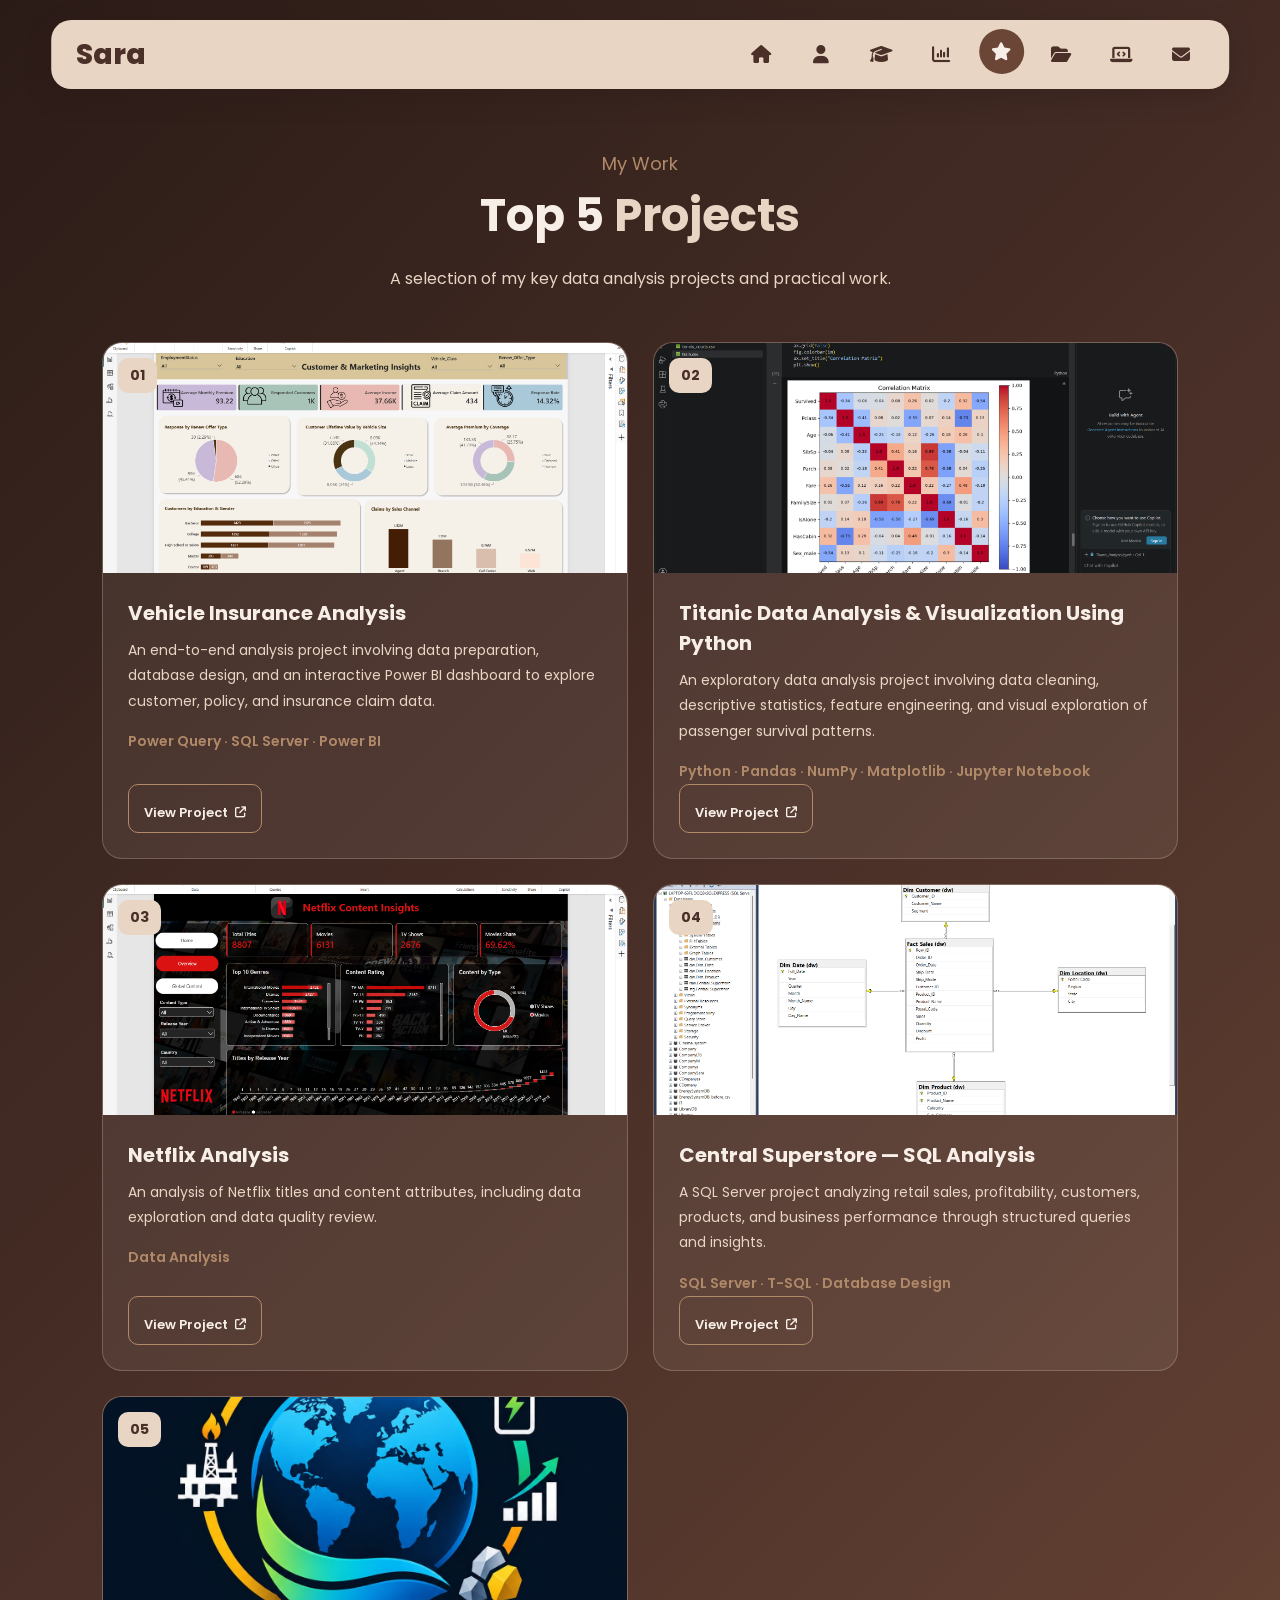
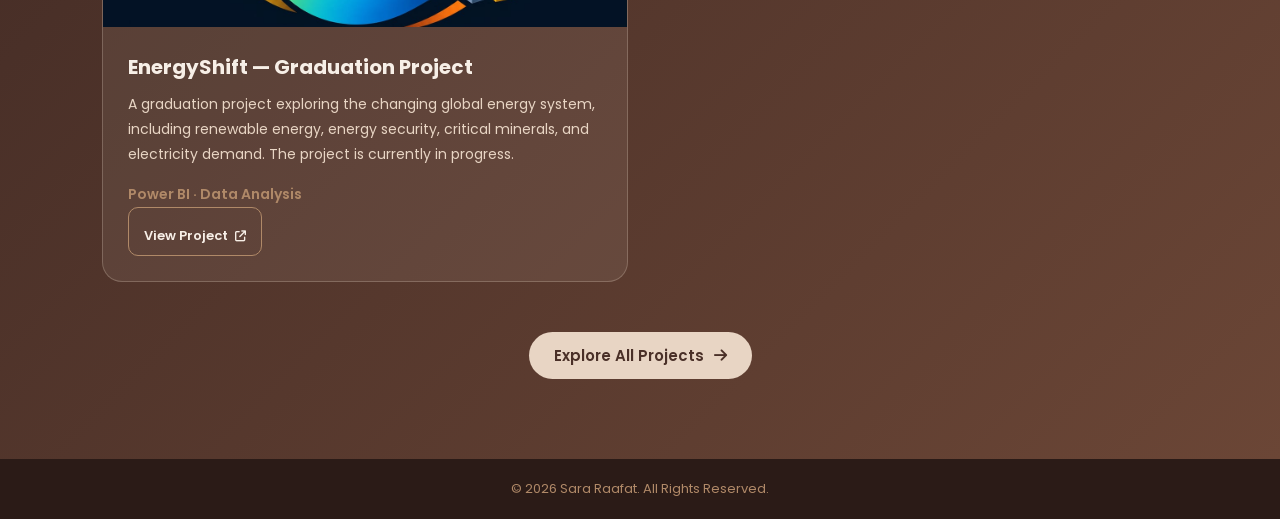
<file: top5.html>
<!DOCTYPE html>
<html lang="en">

<head>
    <meta charset="UTF-8">
    <meta name="viewport" content="width=device-width, initial-scale=1.0">
    <link rel="stylesheet"
        href="https://cdnjs.cloudflare.com/ajax/libs/font-awesome/6.5.2/css/all.min.css">
    <link rel="stylesheet" href="my.css">
    <title>Top 5 Projects | Sara Raafat</title>
</head>

<body>

    <header>
        <a href="index.html" class="logo">Sara</a>

        <nav>
            <a href="index.html" data-tooltip="Home">
                <i class="fa-solid fa-house"></i>
            </a>
            <a href="index.html#about" data-tooltip="About">
                <i class="fa-solid fa-user"></i>
            </a>
            <a href="index.html#education" data-tooltip="Education">
                <i class="fa-solid fa-graduation-cap"></i>
            </a>
            <a href="index.html#skills" data-tooltip="Skills">
                <i class="fa-solid fa-chart-column"></i>
            </a>
            <a href="top5.html" class="active" data-tooltip="Top 5 Projects">
                <i class="fa-solid fa-star"></i>
            </a>
            <a href="projects.html" data-tooltip="All Projects">
                <i class="fa-solid fa-folder-open"></i>
            </a>
            <a href="index.html#services" data-tooltip="Services">
                <i class="fa-solid fa-laptop-code"></i>
            </a>
            <a href="index.html#contact" data-tooltip="Contact">
                <i class="fa-solid fa-envelope"></i>
            </a>
        </nav>
    </header>

    <main class="projects-page">

        <div class="page-heading">
            <p class="welcome">My Work</p>
            <h1>Top 5 <span>Projects</span></h1>
            <p>
                A selection of my key data analysis projects and practical work.
            </p>
        </div>

        <div class="project-grid">

            <!-- 1. Vehicle Insurance -->
            <article class="project-card">
                <span class="project-number">01</span>
                <img src="images/vehicle-insurance.png"
                     alt="Vehicle Insurance Analysis Dashboard"
                     class="project-image">

                <div class="project-card-content">
                    <h2>Vehicle Insurance Analysis</h2>
                    <p>
                        An end-to-end analysis project involving data preparation,
                        database design, and an interactive Power BI dashboard
                        to explore customer, policy, and insurance claim data.
                    </p>
                    <p class="project-tools">
                        Power Query · SQL Server · Power BI
                    </p>
                    <a class="project-link"
                       href="https://github.com/sararaafatmohamed-cmd/DEPI-Data-Analysis-Projects/tree/main/Vehicle-Insurance-Analysis"
                       target="_blank" rel="noopener noreferrer">
                        View Project <i class="fa-solid fa-arrow-up-right-from-square"></i>
                    </a>
                </div>
            </article>

            <!-- 2. Titanic Data Analysis -->
            <article class="project-card">
                <span class="project-number">02</span>
                <img src="images/titanic.png"
                     alt="Titanic Data Analysis Using Python"
                     class="project-image">

                <div class="project-card-content">
                    <h2>Titanic Data Analysis & Visualization Using Python</h2>
                    <p>
                        An exploratory data analysis project involving data
                        cleaning, descriptive statistics, feature engineering,
                        and visual exploration of passenger survival patterns.
                    </p>
                    <p class="project-tools">
                        Python · Pandas · NumPy · Matplotlib · Jupyter Notebook
                    </p>
                    <a class="project-link"
                       href="https://github.com/sararaafatmohamed-cmd/Titanic-Data-Analysis-Python"
                       target="_blank" rel="noopener noreferrer">
                        View Project <i class="fa-solid fa-arrow-up-right-from-square"></i>
                    </a>
                </div>
            </article>

            <!-- 3. Netflix -->
            <article class="project-card">
                <span class="project-number">03</span>
                <img src="images/netflix.png"
                     alt="Netflix Analysis Project"
                     class="project-image">

                <div class="project-card-content">
                    <h2>Netflix Analysis</h2>
                    <p>
                        An analysis of Netflix titles and content attributes,
                        including data exploration and data quality review.
                    </p>
                    <p class="project-tools">
                        Data Analysis
                    </p>
                    <a class="project-link"
                       href="https://github.com/sararaafatmohamed-cmd/DEPI-Data-Analysis-Projects/tree/main/Netflix_Analysis"
                       target="_blank" rel="noopener noreferrer">
                        View Project <i class="fa-solid fa-arrow-up-right-from-square"></i>
                    </a>
                </div>
            </article>

            <!-- 4. Central Superstore SQL Analysis -->
            <article class="project-card">
                <span class="project-number">04</span>
                <img src="images/central-superstore.png"
                     alt="Central Superstore SQL Analysis"
                     class="project-image">

                <div class="project-card-content">
                    <h2>Central Superstore — SQL Analysis</h2>
                    <p>
                        A SQL Server project analyzing retail sales,
                        profitability, customers, products, and business
                        performance through structured queries and insights.
                    </p>
                    <p class="project-tools">
                        SQL Server · T-SQL · Database Design
                    </p>
                    <a class="project-link"
                       href="https://github.com/sararaafatmohamed-cmd/Central-Superstore-SQL-Analysis"
                       target="_blank" rel="noopener noreferrer">
                        View Project <i class="fa-solid fa-arrow-up-right-from-square"></i>
                    </a>
                </div>
            </article>

            <!-- 5. EnergyShift -->
            <article class="project-card">
                <span class="project-number">05</span>
                <img src="images/energyshift.png"
                     alt="EnergyShift Graduation Project"
                     class="project-image">

                <div class="project-card-content">
                    <h2>EnergyShift — Graduation Project</h2>
                    <p>
                        A graduation project exploring the changing global
                        energy system, including renewable energy, energy
                        security, critical minerals, and electricity demand.
                        The project is currently in progress.
                    </p>
                    <p class="project-tools">
                        Power BI · Data Analysis
                    </p>
                    <a class="project-link"
                       href="https://github.com/sararaafatmohamed/EnergyShift"
                       target="_blank" rel="noopener noreferrer">
                        View Project <i class="fa-solid fa-arrow-up-right-from-square"></i>
                    </a>
                </div>
            </article>

        </div>

        <div class="page-bottom-link">
            <a href="projects.html" class="btn">
                Explore All Projects
                <i class="fa-solid fa-arrow-right"></i>
            </a>
        </div>

    </main>

    <footer>
        <p>© 2026 Sara Raafat. All Rights Reserved.</p>
    </footer>

</body>
</html>
</file>
<file: my.css>
@import url('https://fonts.googleapis.com/css2?family=Poppins:wght@300;400;500;600;700;800&display=swap');


/* ================= GENERAL ================= */

* {
    margin: 0;
    padding: 0;
    box-sizing: border-box;
    text-decoration: none;
    border: none;
    outline: none;
    font-family: 'Poppins', sans-serif;
    scroll-behavior: smooth;
}

html {
    font-size: 62.5%;
}

body {
    width: 100%;
    min-height: 100vh;
    overflow-x: hidden;
    color: #F7EFE7;
    background: #2B1B17;
}


/* ================= NAVBAR ================= */

header {
    position: fixed;
    top: 20px;
    left: 50%;
    transform: translateX(-50%);

    width: 92%;
    max-width: 1200px;

    padding: 1.2rem 2.5rem;

    background: #E8D5C4;
    border-radius: 20px;

    display: flex;
    justify-content: space-between;
    align-items: center;

    z-index: 1000;

    box-shadow: 0 8px 25px rgba(43, 27, 23, 0.35);
}


/* Logo */

.logo {
    font-size: 2.8rem;
    color: #4A3028;
    font-weight: 800;
    transition: 0.3s ease;
}

.logo:hover {
    transform: scale(1.08);
}


/* Navigation */

nav {
    display: flex;
    align-items: center;
    gap: 1.5rem;
}

nav a {
    position: relative;

    width: 4.5rem;
    height: 4.5rem;

    display: flex;
    justify-content: center;
    align-items: center;

    color: #4A3028;

    border-radius: 50%;

    font-size: 1.8rem;

    transition: 0.3s ease;
}


/* Icon */

nav a i {
    transition: 0.3s ease;
}


/* Hover */

nav a:hover,
nav a.active {
    background: #6B4636;
    color: #F7EFE7;

    transform: translateY(-3px);
}

/* Tooltip */

nav a::after {
    content: attr(data-tooltip);

    position: absolute;

    top: 5.5rem;
    left: 50%;

    transform: translateX(-50%) translateY(-5px);

    background: #4A3028;
    color: #F7EFE7;

    padding: 0.5rem 1rem;

    border-radius: 8px;

    font-size: 1.2rem;
    font-weight: 500;

    white-space: nowrap;

    opacity: 0;
    visibility: hidden;

    transition: 0.3s ease;

    pointer-events: none;
}

nav a:hover::after {
    opacity: 1;
    visibility: visible;

    transform: translateX(-50%) translateY(0);
}


/* ================= SECTIONS ================= */

section {
    min-height: 100vh;
    padding: 12rem 9% 8rem;
}


/* ================= HOME ================= */

.home {
    display: flex;
    justify-content: center;
    align-items: center;

    gap: 8rem;

    background:
        radial-gradient(circle at 20% 50%, #6B4636 0%, transparent 35%),
        linear-gradient(135deg, #2B1B17, #4A3028, #6B4636);
}

.home-content {
    max-width: 650px;
}

.welcome {
    font-size: 2rem;
    color: #E8D5C4;
    margin-bottom: 0.5rem;
}

.home-content h1 {
    font-size: 6rem;
    line-height: 1.2;
    color: #F7EFE7;
}

.home-content h1 span {
    color: #E8D5C4;
}

.home-content h3 {
    font-size: 3.5rem;
    color: #B08968;
    margin: 1rem 0;
}

.tagline {
    font-size: 2rem;
    font-weight: 600;
    color: #E8D5C4;
    margin-bottom: 2rem;
}


/* ================= IMAGE ================= */

.home-img {
    display: flex;
    justify-content: center;
    align-items: center;
}

.home-img img {
    width: 32vw;
    max-width: 420px;
    min-width: 260px;

    aspect-ratio: 1 / 1;
    object-fit: cover;

    border-radius: 50%;

    border: 6px solid #E8D5C4;

    box-shadow:
        0 0 30px rgba(232, 213, 196, 0.35),
        0 0 70px rgba(107, 70, 54, 0.5);

    transition: 0.4s ease;
}

.home-img img:hover {
    transform: scale(1.03);
}


/* ================= SOCIAL ICONS ================= */

.social-icons {
    display: flex;
    gap: 1.5rem;
    margin: 3rem 0;
}

.social-icons a {
    width: 4.5rem;
    height: 4.5rem;

    display: flex;
    justify-content: center;
    align-items: center;

    border: 2px solid #E8D5C4;
    border-radius: 50%;

    color: #E8D5C4;

    font-size: 2rem;

    transition: 0.3s ease;
}

.social-icons a:hover {
    background: #E8D5C4;
    color: #4A3028;

    transform: translateY(-5px);

    box-shadow: 0 8px 20px rgba(232, 213, 196, 0.25);
}


/* ================= BUTTON ================= */

.btn {
    display: inline-flex;
    align-items: center;
    gap: 1rem;

    padding: 1.2rem 2.5rem;

    border-radius: 30px;

    background: #E8D5C4;
    color: #4A3028;

    font-size: 1.5rem;
    font-weight: 600;

    transition: 0.3s ease;
}

.btn:hover {
    background: #B08968;
    color: #F7EFE7;

    transform: translateY(-3px);

    box-shadow: 0 8px 20px rgba(0, 0, 0, 0.2);
}


/* ================= SECTION ================= */

.section {
    background: linear-gradient(
        135deg,
        #4A3028,
        #6B4636,
        #4A3028
    );
}

.section:nth-of-type(even) {
    background: linear-gradient(
        135deg,
        #2B1B17,
        #4A3028,
        #6B4636
    );
}


/* ================= SECTION TITLE ================= */

.section-title {
    text-align: center;
    margin-bottom: 6rem;
}

.section-title h2 {
    font-size: 4rem;
    color: #F7EFE7;
}


/* ================= ABOUT ================= */

.about-content {
    max-width: 900px;
    margin: auto;

    text-align: center;
}

.about-content > p {
    font-size: 1.7rem;
    line-height: 1.9;

    margin-bottom: 2rem;

    color: #F7EFE7;
}


/* USP */

.usp {
    margin-top: 4rem;

    padding: 3rem;

    background: rgba(232, 213, 196, 0.12);

    border: 1px solid rgba(232, 213, 196, 0.3);

    border-radius: 20px;
}

.usp h3 {
    font-size: 2.3rem;
    color: #E8D5C4;
    margin-bottom: 1rem;
}

.usp p {
    font-size: 1.6rem;
    line-height: 1.8;
}


/* ================= CARDS ================= */

.cards {
    max-width: 1100px;
    margin: auto;

    display: grid;

    grid-template-columns: repeat(2, 1fr);

    gap: 2.5rem;
}

.card {
    padding: 3rem;

    background: rgba(247, 239, 231, 0.08);

    border: 1px solid rgba(232, 213, 196, 0.25);

    border-radius: 20px;

    text-align: center;

    transition: 0.3s ease;
}

.card:hover {
    transform: translateY(-8px);

    background: rgba(232, 213, 196, 0.14);

    box-shadow: 0 15px 30px rgba(0, 0, 0, 0.2);
}

.card > i {
    font-size: 3.5rem;

    color: #E8D5C4;

    margin-bottom: 1.8rem;
}

.card h3 {
    font-size: 2rem;
    color: #F7EFE7;

    margin-bottom: 1rem;
}

.card p {
    font-size: 1.4rem;
    line-height: 1.7;

    color: #E8D5C4;
}


/* ================= PROJECTS ================= */

.projects .card {
    text-align: left;
}

.project-card {
    display: flex;
    flex-direction: column;
}

.project-image {
    width: 100%;
    height: 220px;

    object-fit: cover;

    border-radius: 14px;

    margin-bottom: 2rem;

    border: 1px solid rgba(232, 213, 196, 0.25);
}

.project-tools {
    margin-top: 1.5rem;

    font-weight: 600;

    color: #B08968 !important;
}

.project-link {
    display: inline-flex;

    align-items: center;
    justify-content: center;

    width: fit-content;

    margin-top: 2rem;

    padding: 0.9rem 1.5rem;

    border: 1px solid #B08968;

    border-radius: 10px;

    color: #F7EFE7;

    font-size: 1.3rem;

    font-weight: 600;

    transition: 0.3s ease;
}

.project-link:hover {
    background: #B08968;

    color: #2B1B17;

    transform: translateY(-2px);
}

.project-link i {
    font-size: 1.1rem;

    margin-left: 0.7rem;
}

.project-link-disabled {
    opacity: 0.7;

    cursor: default;
}

.project-link-disabled:hover {
    background: transparent;

    color: #F7EFE7;

    transform: none;
}


/* ================= SKILLS ================= */

.skills-container {
    max-width: 1000px;
    margin: auto;

    display: grid;

    grid-template-columns: repeat(2, 1fr);

    gap: 3rem;
}

.skill-box {
    padding: 3rem;

    background: rgba(247, 239, 231, 0.08);

    border: 1px solid rgba(232, 213, 196, 0.25);

    border-radius: 20px;
}

.skill-box h3 {
    font-size: 2.2rem;
    color: #E8D5C4;

    margin-bottom: 2rem;
}

.skill-box h3 i {
    margin-right: 1rem;
}

.skill-list {
    display: flex;
    flex-wrap: wrap;
    gap: 1rem;
}

.skill-list span {
    padding: 0.8rem 1.4rem;

    background: #E8D5C4;

    color: #4A3028;

    border-radius: 20px;

    font-size: 1.3rem;
    font-weight: 500;
}


/* ================= CONTACT ================= */

.contact-section {
    text-align: center;

    min-height: 80vh;
}

.contact-content {
    max-width: 700px;
    margin: auto;
}

.contact-content h3 {
    font-size: 3rem;
    color: #F7EFE7;

    margin-bottom: 1.5rem;
}

.contact-content > p {
    font-size: 1.6rem;

    color: #E8D5C4;

    margin-bottom: 3rem;
}

.contact-info {
    margin-top: 4rem;
}

.contact-info p {
    font-size: 1.5rem;

    color: #E8D5C4;

    margin: 1.2rem;
}

.contact-info i {
    margin-right: 0.8rem;

    color: #B08968;
}

.contact-info a {
    color: #E8D5C4;
    transition: 0.3s ease;
}

.contact-info a:hover {
    color: #B08968;
}


/* ================= FOOTER ================= */

footer {
    padding: 2rem;

    text-align: center;

    background: #2B1B17;

    color: #B08968;

    font-size: 1.3rem;
}


/* ================= RESPONSIVE ================= */

@media (max-width: 900px) {

    header {
        width: 95%;
    }

    nav {
        gap: 0.5rem;
    }

    nav a {
        width: 4rem;
        height: 4rem;
    }

    .home {
        flex-direction: column-reverse;

        gap: 4rem;

        text-align: center;
    }

    .home-img img {
        width: 50vw;
    }

    .social-icons {
        justify-content: center;
    }

    .cards {
        grid-template-columns: 1fr;
    }

    .skills-container {
        grid-template-columns: 1fr;
    }
}


@media (max-width: 600px) {

    html {
        font-size: 55%;
    }

    header {
        top: 10px;

        padding: 1rem 1.2rem;
    }

    .logo {
        font-size: 2.2rem;
    }

    nav {
        gap: 0.2rem;
    }

    nav a {
        width: 3.5rem;
        height: 3.5rem;

        font-size: 1.4rem;
    }

    nav a::after {
        display: none;
    }

    section {
        padding: 10rem 6% 6rem;
    }

    .home-content h1 {
        font-size: 4.5rem;
    }

    .home-content h3 {
        font-size: 2.8rem;
    }

    .home-img img {
        width: 65vw;
    }

    .section-title h2 {
        font-size: 3.2rem;
    }
}
/* ================= PROJECT PAGES ================= */

.projects-page {
    min-height: 100vh;
    padding: 15rem 8% 8rem;
    background: linear-gradient(135deg, #2B1B17, #4A3028, #6B4636);
}

.page-heading {
    text-align: center;
    margin-bottom: 5rem;
}

.page-heading .welcome {
    font-size: 1.8rem;
    color: #B08968;
}

.page-heading h1 {
    font-size: 4.5rem;
    color: #F7EFE7;
    margin-bottom: 1.5rem;
}

.page-heading h1 span {
    color: #E8D5C4;
}

.page-heading > p:last-child {
    font-size: 1.6rem;
    color: #E8D5C4;
    line-height: 1.7;
}

/* Project Grid */

.project-grid {
    max-width: 1200px;
    margin: auto;
    display: grid;
    grid-template-columns: repeat(2, minmax(0, 1fr));
    gap: 2.5rem;
}

.project-card {
    position: relative;
    overflow: hidden;
    display: flex;
    flex-direction: column;
    background: rgba(247, 239, 231, 0.08);
    border: 1px solid rgba(232, 213, 196, 0.25);
    border-radius: 20px;
    transition: 0.3s ease;
}

.project-card:hover {
    transform: translateY(-7px);
    background: rgba(232, 213, 196, 0.13);
    box-shadow: 0 15px 30px rgba(0, 0, 0, 0.2);
}

.project-card .project-image {
    width: 100%;
    height: 230px;
    object-fit: cover;
    margin: 0;
    border: none;
    border-radius: 0;
}

.project-card-content {
    display: flex;
    flex-direction: column;
    align-items: flex-start;
    flex: 1;
    padding: 2.5rem;
}

.project-card-content h2 {
    font-size: 2rem;
    line-height: 1.5;
    color: #F7EFE7;
    margin-bottom: 1rem;
}

.project-card-content p {
    font-size: 1.4rem;
    line-height: 1.8;
    color: #E8D5C4;
}

.project-card-content .project-tools {
    margin-top: 1.5rem;
    color: #B08968;
    font-weight: 600;
}

.project-card-content .project-link {
    margin-top: auto;
    padding-top: 1.8rem;
}

.project-number {
    position: absolute;
    top: 1.5rem;
    left: 1.5rem;
    z-index: 2;
    padding: 0.7rem 1.2rem;
    border-radius: 10px;
    background: #E8D5C4;
    color: #4A3028;
    font-size: 1.4rem;
    font-weight: 700;
}

/* Projects Search and Filters */

.project-controls {
    max-width: 1200px;
    margin: 0 auto 4rem;
}

.project-search {
    max-width: 550px;
    margin: 0 auto 2.5rem;
    display: flex;
    align-items: center;
    gap: 1rem;
    padding: 1.3rem 1.8rem;
    background: rgba(247, 239, 231, 0.1);
    border: 1px solid rgba(232, 213, 196, 0.35);
    border-radius: 30px;
}

.project-search i {
    color: #E8D5C4;
    font-size: 1.7rem;
}

.project-search input {
    width: 100%;
    background: transparent;
    color: #F7EFE7;
    font-size: 1.5rem;
}

.project-search input::placeholder {
    color: #E8D5C4;
}

.filter-buttons {
    display: flex;
    justify-content: center;
    flex-wrap: wrap;
    gap: 1rem;
}

.filter-btn {
    padding: 0.9rem 1.8rem;
    border: 1px solid #B08968;
    border-radius: 25px;
    background: transparent;
    color: #F7EFE7;
    font-size: 1.3rem;
    cursor: pointer;
    transition: 0.3s ease;
}

.filter-btn:hover,
.filter-btn.active {
    background: #E8D5C4;
    color: #4A3028;
}

.no-projects {
    text-align: center;
    color: #E8D5C4;
    font-size: 1.7rem;
    margin-top: 3rem;
}

/* Top 5 Page */

.page-bottom-link {
    text-align: center;
    margin-top: 5rem;
}

/* Home Projects Preview */

.projects-intro {
    max-width: 650px;
    margin: -3rem auto 3rem;
    text-align: center;
    color: #E8D5C4;
    font-size: 1.6rem;
    line-height: 1.8;
}

.projects-buttons {
    display: flex;
    justify-content: center;
    flex-wrap: wrap;
    gap: 1.5rem;
}

.secondary-btn {
    background: transparent;
    color: #E8D5C4;
    border: 1px solid #E8D5C4;
}

.secondary-btn:hover {
    background: #B08968;
    color: #F7EFE7;
}

/* Responsive Project Pages */

@media (max-width: 900px) {
    .projects-page {
        padding-left: 5%;
        padding-right: 5%;
    }

    .project-grid {
        grid-template-columns: 1fr;
        max-width: 650px;
    }
}

@media (max-width: 600px) {
    .projects-page {
        padding: 12rem 5% 6rem;
    }

    .page-heading h1 {
        font-size: 3.5rem;
    }

    .project-card-content {
        padding: 2rem;
    }

    .project-card .project-image {
        height: 200px;
    }

    .filter-buttons {
        gap: 0.7rem;
    }

    .filter-btn {
        padding: 0.8rem 1.2rem;
        font-size: 1.2rem;
    }

    .projects-buttons {
        flex-direction: column;
        align-items: center;
    }
}
</file>
